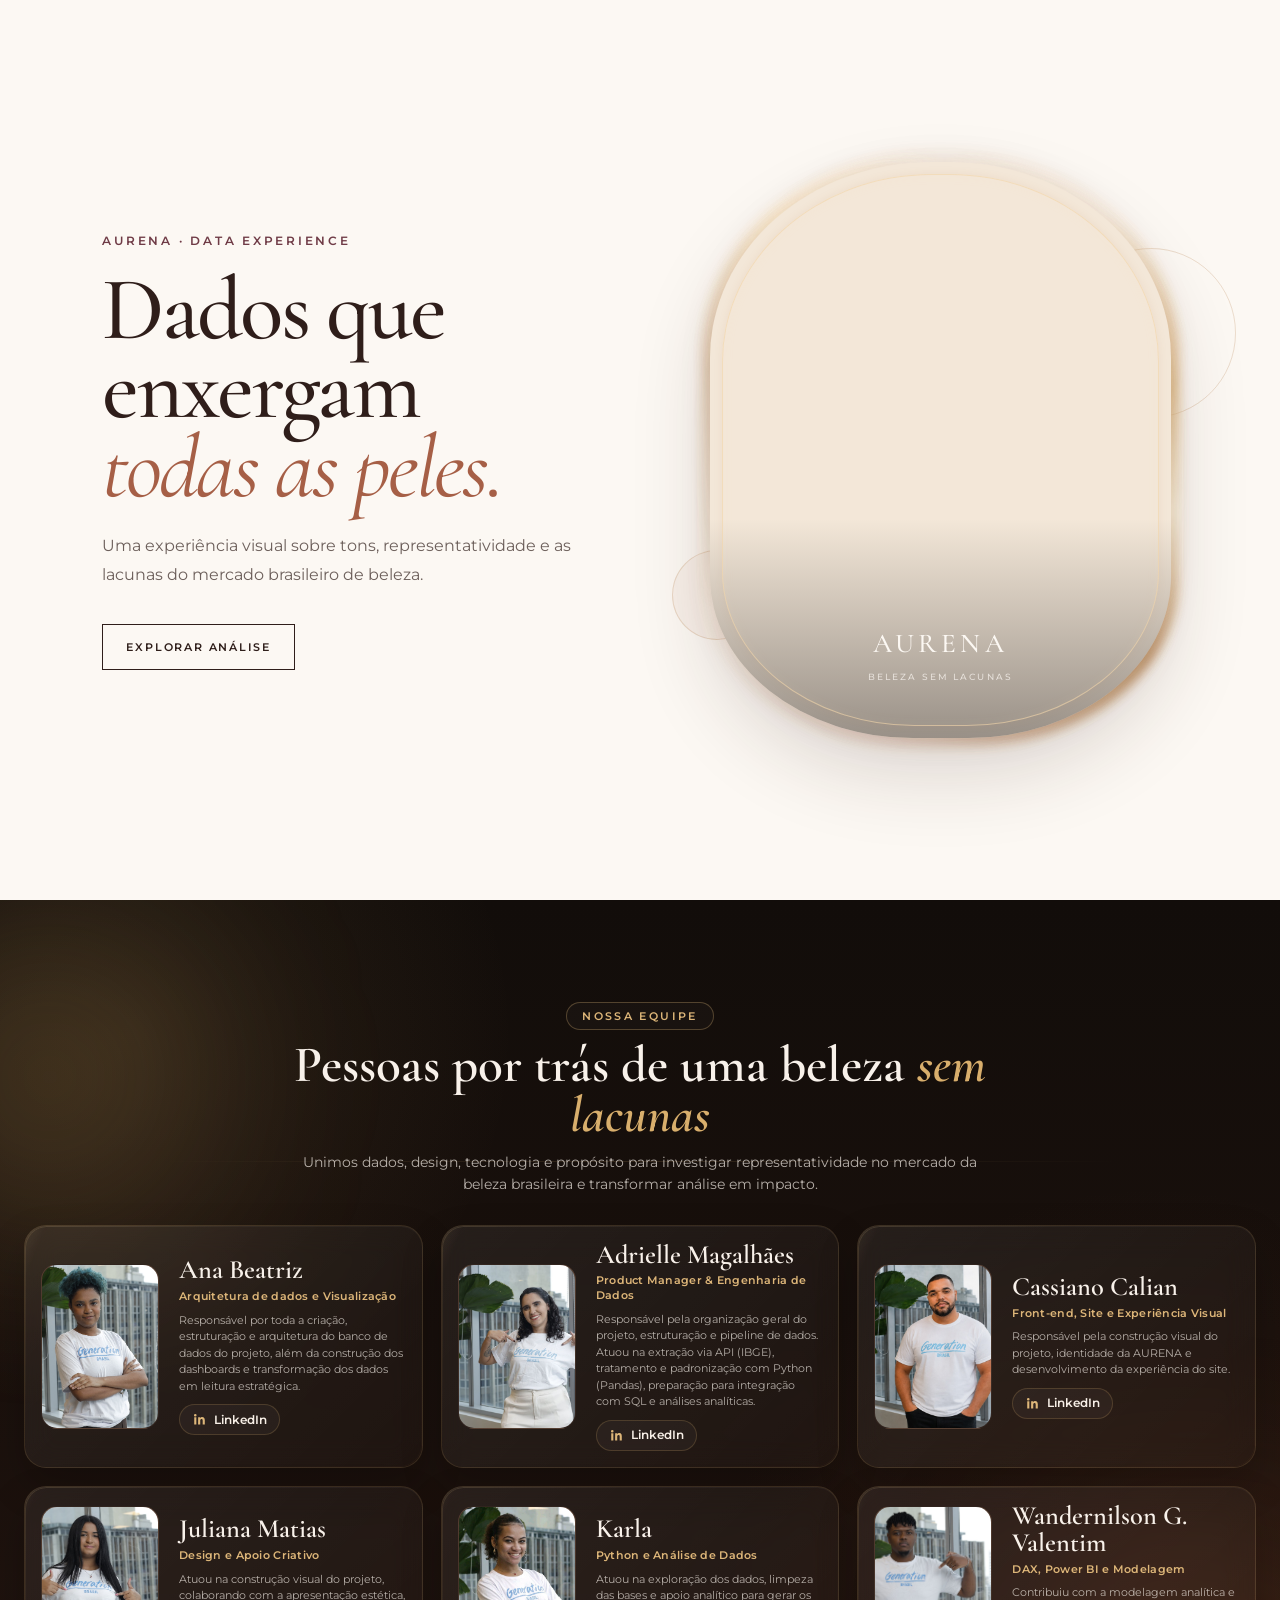
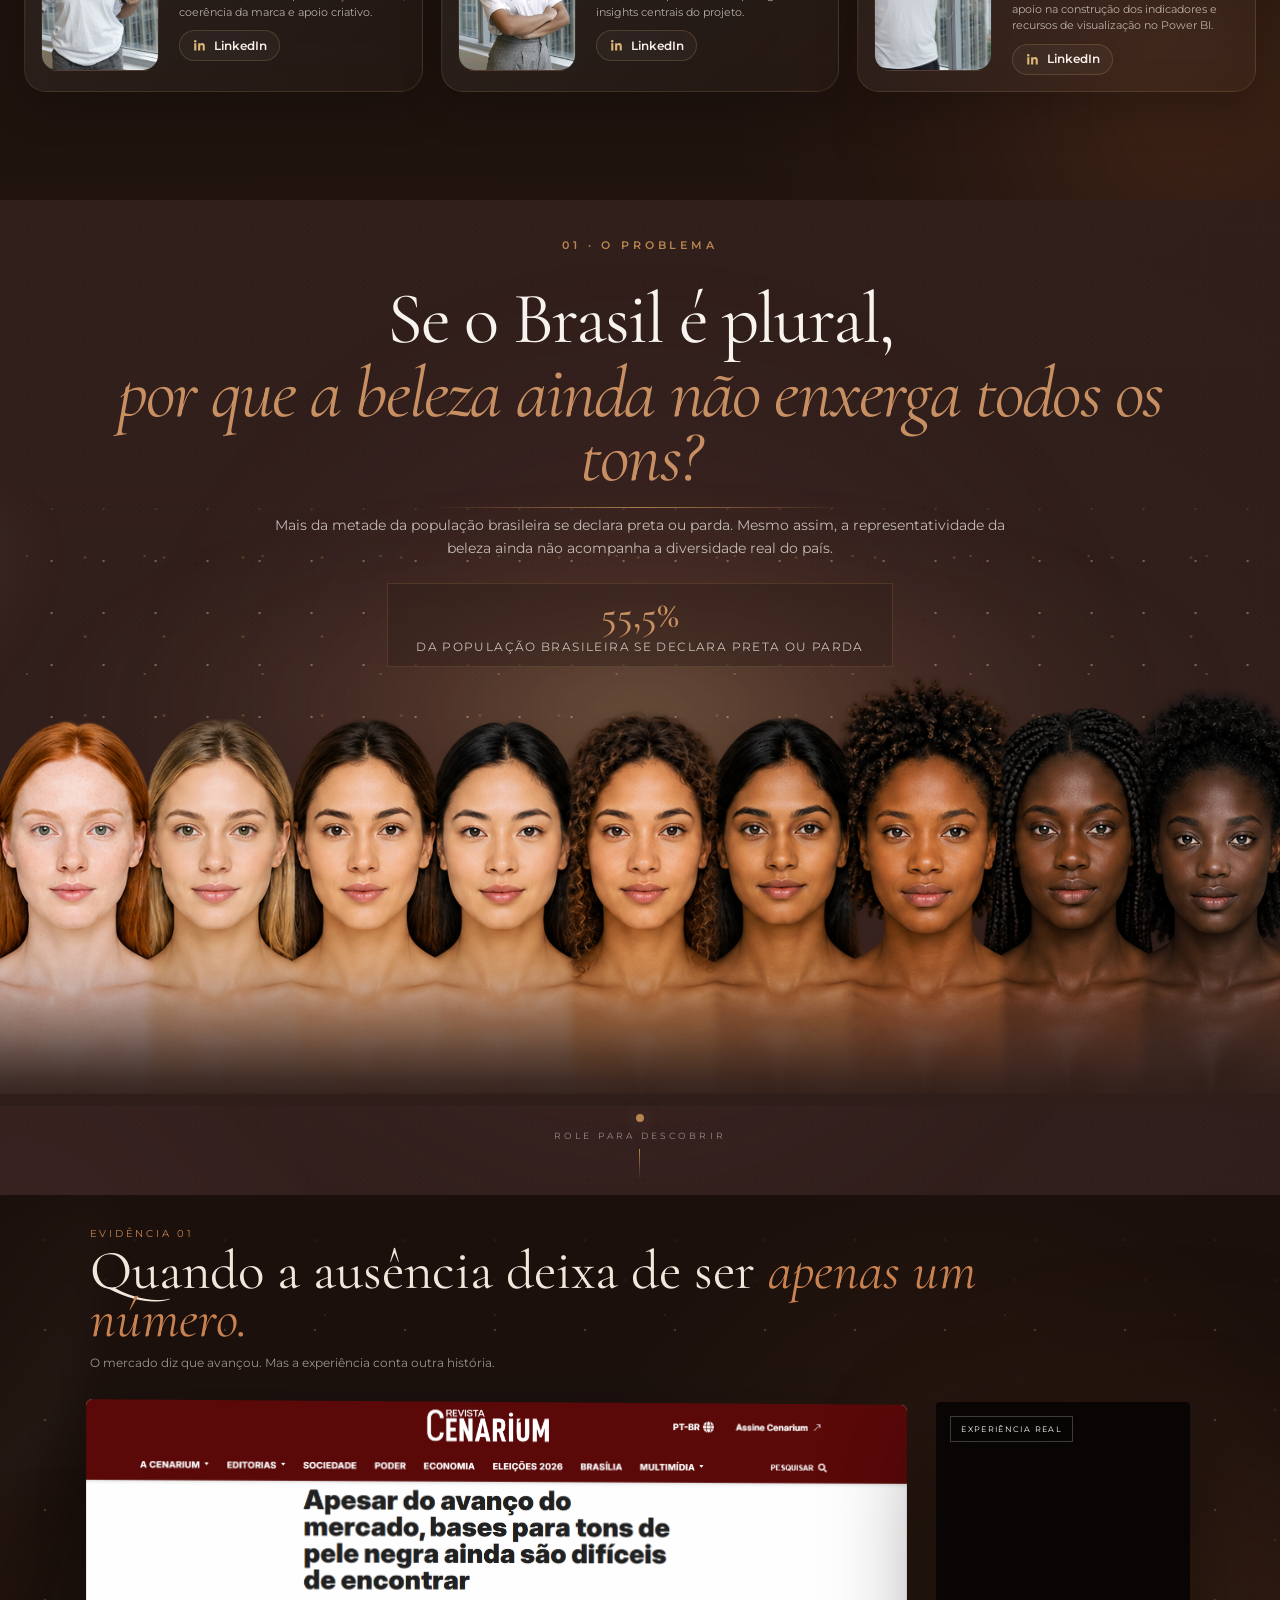
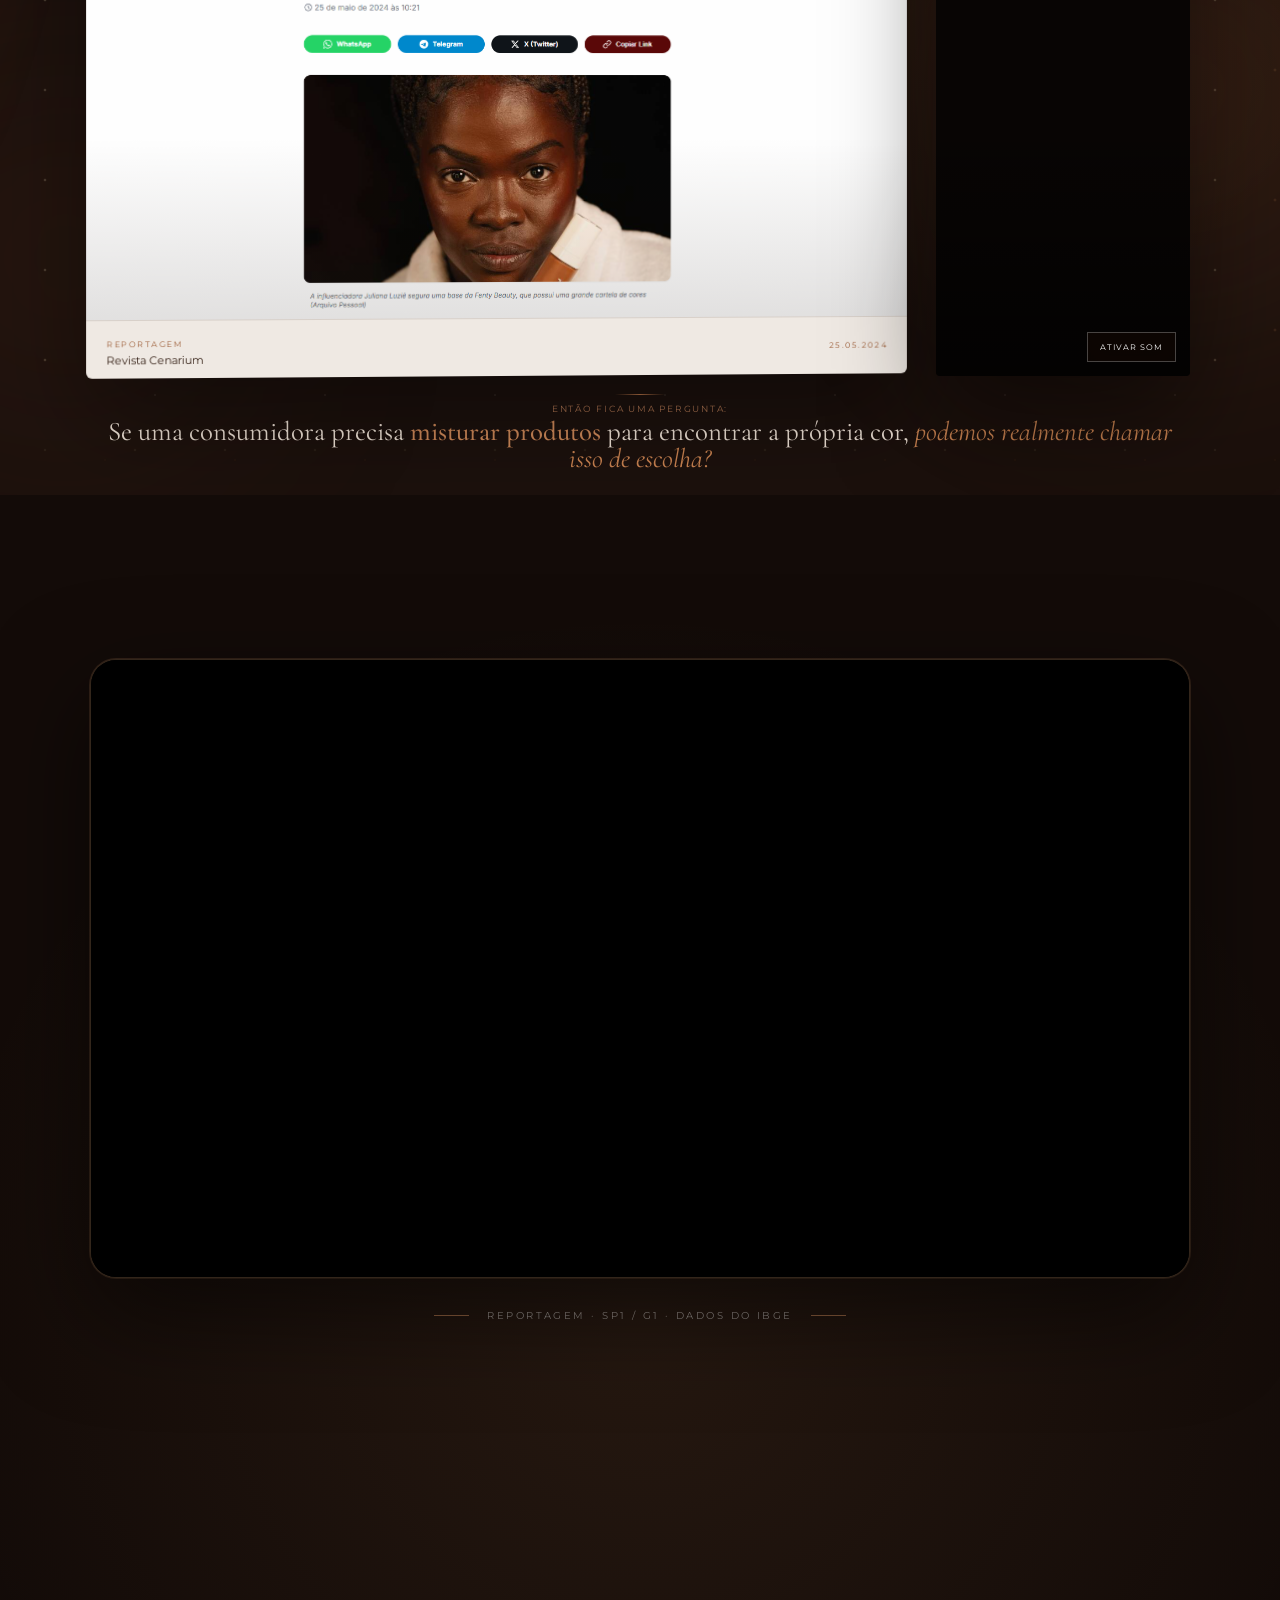
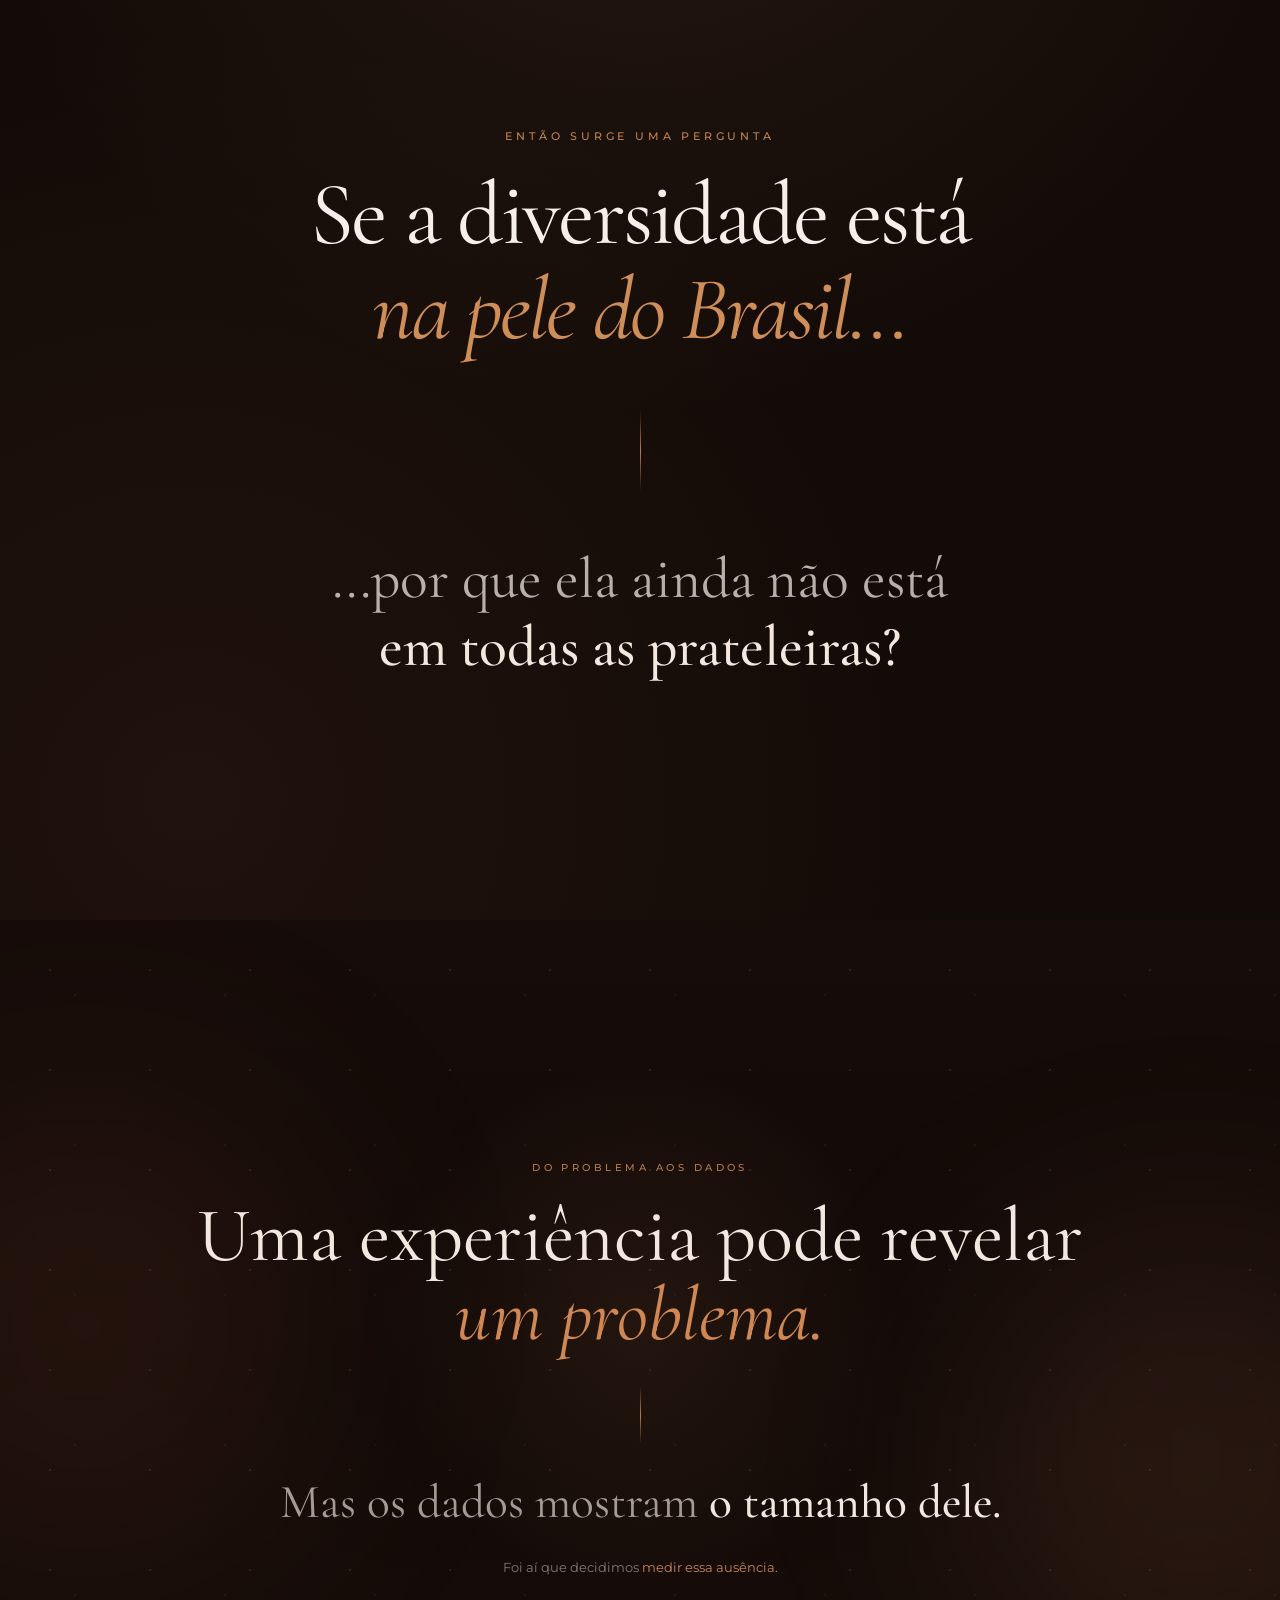
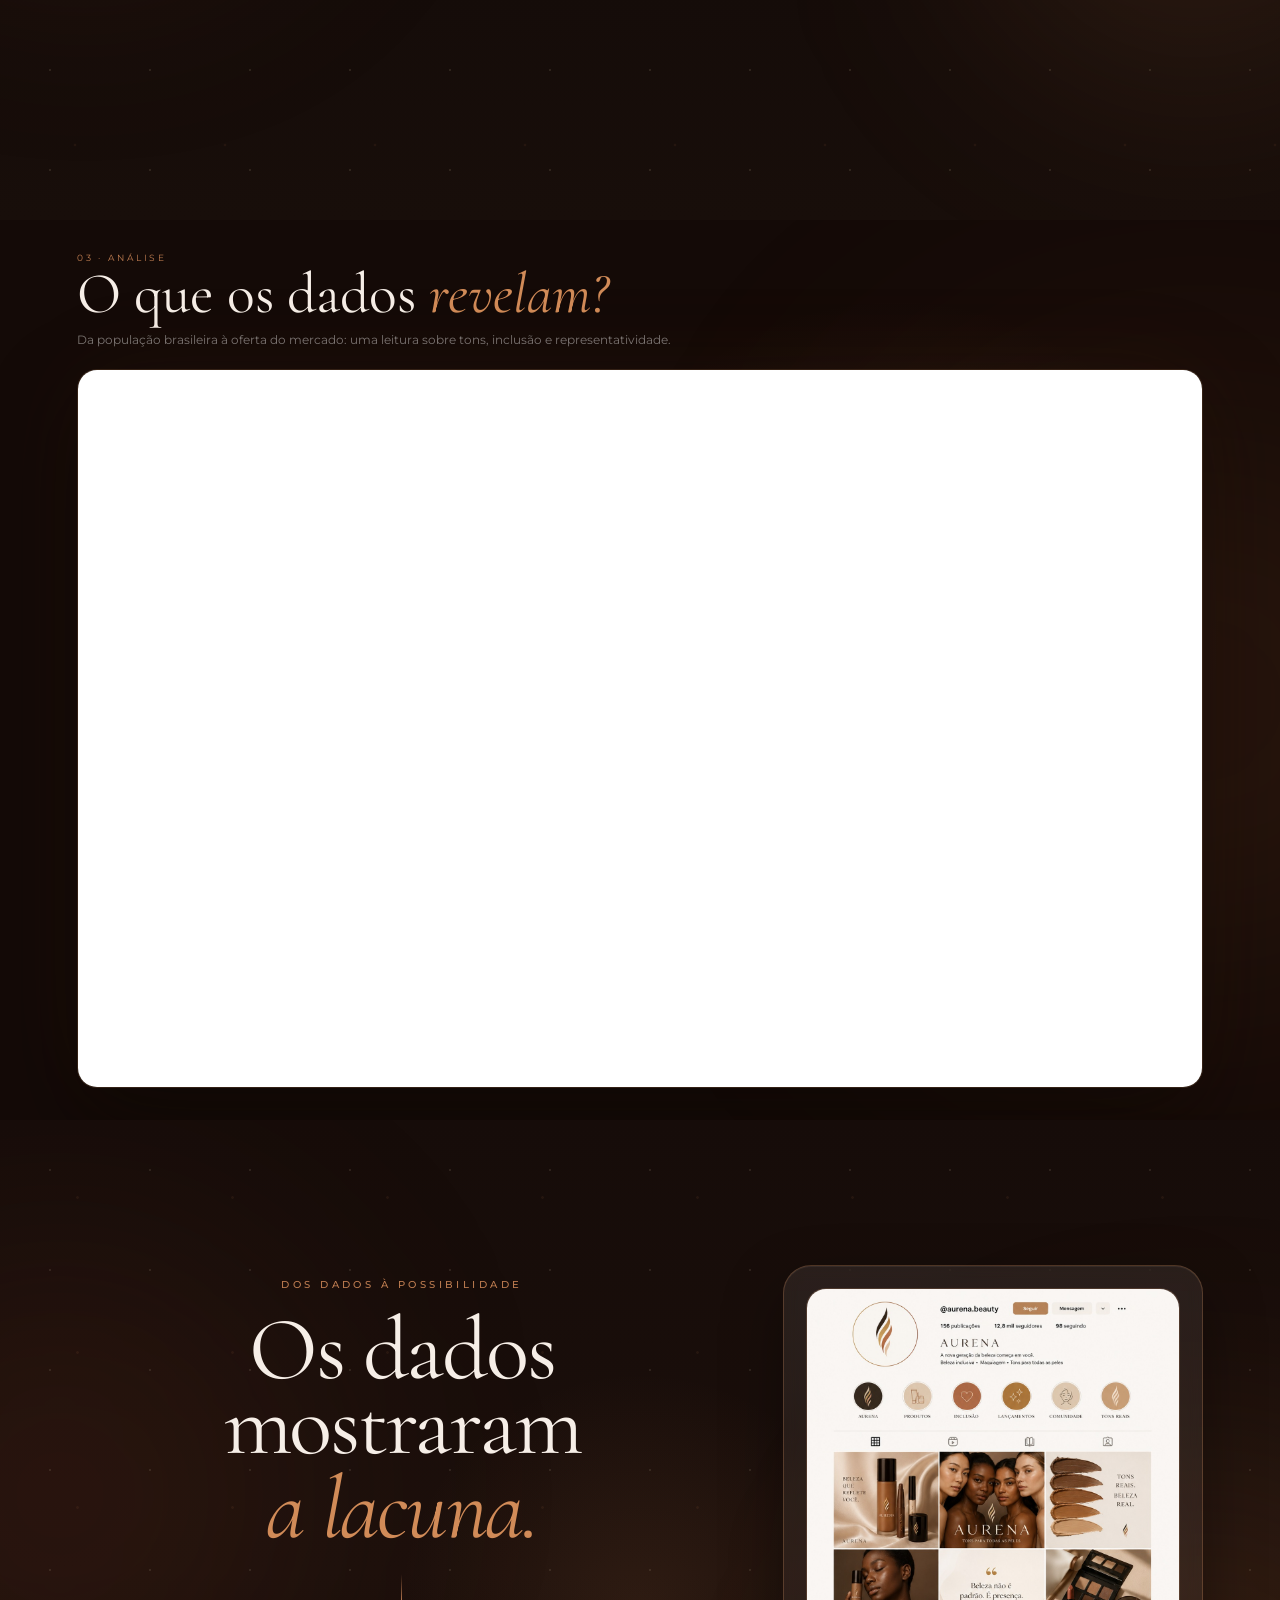
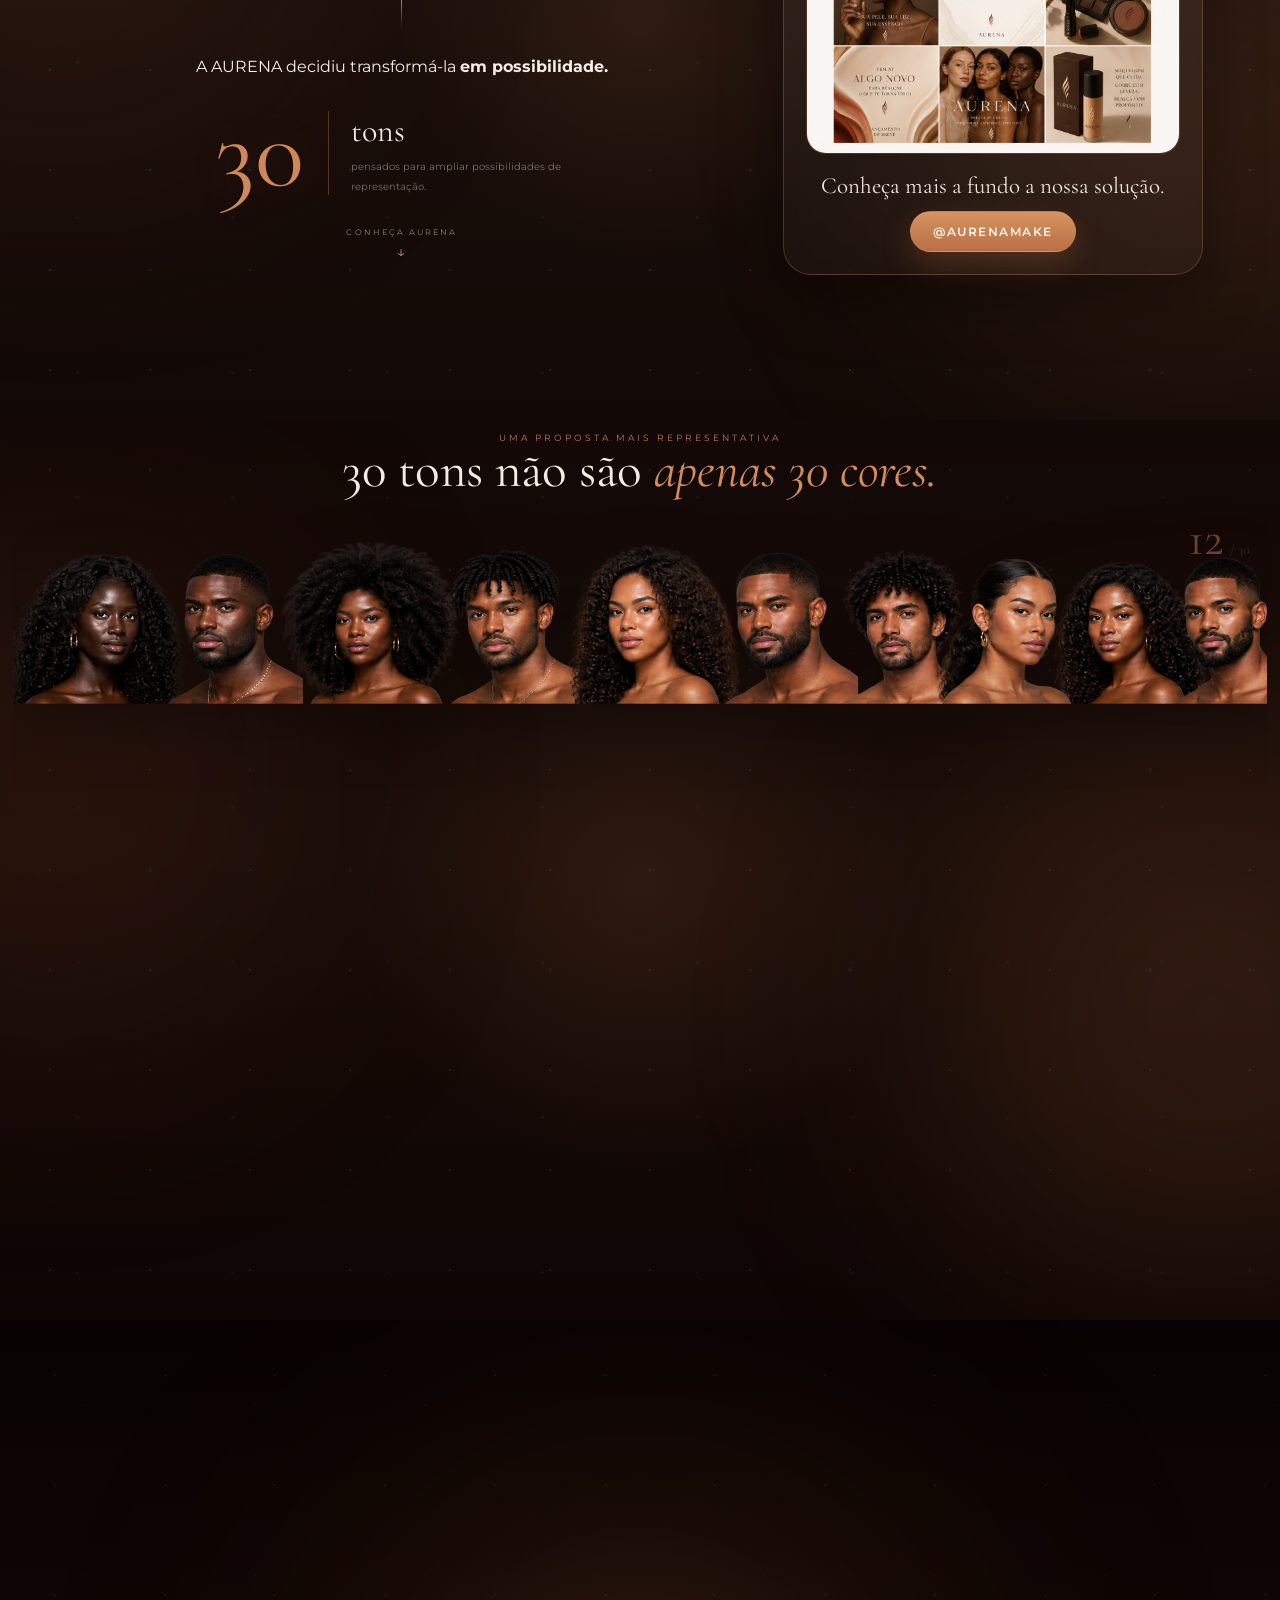
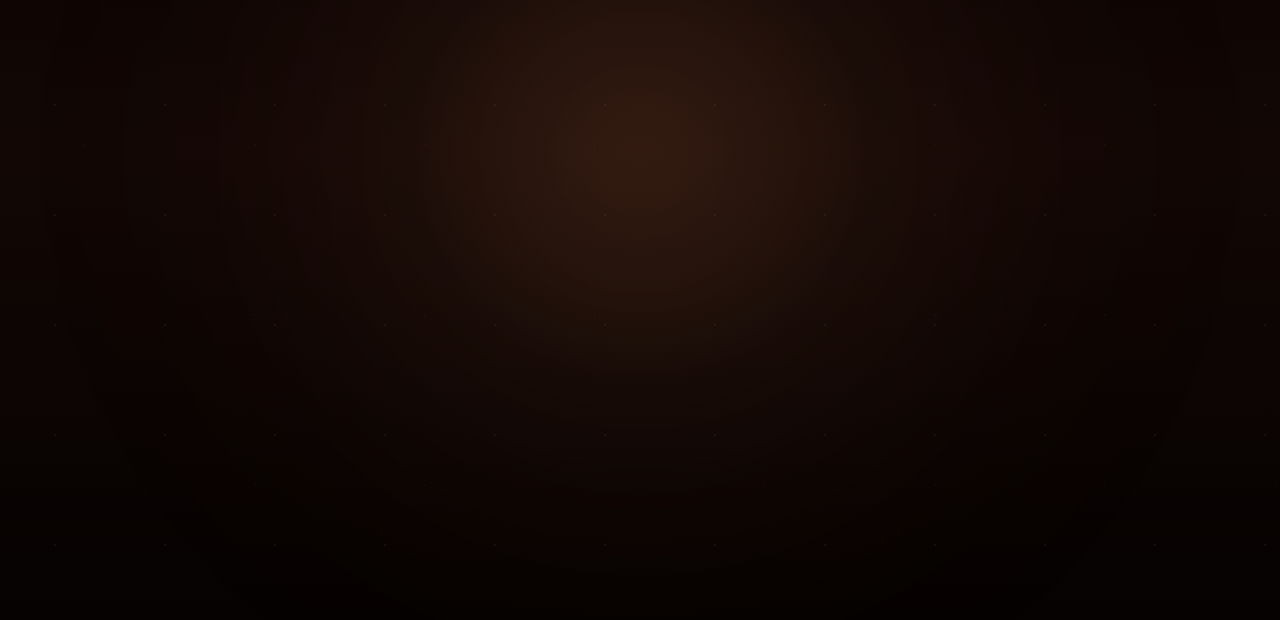
<file: app/index.html>
<!doctype html>
<html lang="pt-BR">
  <head>
    <meta charset="UTF-8" />
    <meta name="viewport" content="width=device-width, initial-scale=1.0" />

    <title>AURENA — Beleza sem Lacunas</title>

    <!-- FONTES -->
    <link rel="preconnect" href="https://fonts.googleapis.com" />
    <link rel="preconnect" href="https://fonts.gstatic.com" crossorigin />

    <link
      href="https://fonts.googleapis.com/css2?family=Cormorant+Garamond:wght@400;500;600;700&family=Montserrat:wght@300;400;500;600&display=swap"
      rel="stylesheet"
    />

    <!-- CSS -->
    <link rel="stylesheet" href="style.css" />
  </head>

  <body class="intro-lock">
    <!-- =========================================
       INTRODUÇÃO AURENA
       ========================================= -->

    <section class="intro" id="intro">
      <!-- Canvas responsável pelas partículas -->
      <canvas id="powderCanvas"></canvas>

      <!-- Luzes de fundo -->
      <div class="ambient ambient-one"></div>
      <div class="ambient ambient-two"></div>

      <!-- Pó compacto -->
      <div class="compact" id="compact">
        <div class="compact-ring"></div>

        <div class="powder-surface">
          <!-- Rachaduras -->
          <span class="crack crack-1"></span>
          <span class="crack crack-2"></span>
          <span class="crack crack-3"></span>
          <span class="crack crack-4"></span>
          <span class="crack crack-5"></span>
          <span class="crack crack-6"></span>
          <span class="crack crack-7"></span>
          <span class="crack crack-8"></span>
        </div>
      </div>

      <!-- Marca -->
      <div class="brand-reveal" id="brandReveal">
        <span class="brand-kicker"> BELEZA SEM LACUNAS </span>

        <h1 class="brand-name">AURENA</h1>

        <div class="brand-line"></div>

        <p class="brand-slogan">
          A nova geração da beleza começa em
          <strong>você.</strong>
        </p>
      </div>

      <!-- Texto inferior -->
      <p class="intro-hint" id="introHint">clique ou toque para revelar</p>

      <!-- Botão -->
      <button class="skip-intro" id="skipIntro" type="button">
        pular introdução
      </button>
    </section>

    <!-- =========================================
       PRÉVIA DA HOME
       ========================================= -->

    <main class="site-content">
      <section class="preview-hero">
        <!-- Texto -->
        <div class="preview-copy">
          <span class="preview-eyebrow"> AURENA · DATA EXPERIENCE </span>

          <h2>
            Dados que enxergam
            <em>todas as peles.</em>
          </h2>

          <p>
            Uma experiência visual sobre tons, representatividade e as lacunas
            do mercado brasileiro de beleza.
          </p>

          <a href="#projeto" class="preview-button"> explorar análise </a>
        </div>

        <!-- Elemento visual -->
        <!-- =========================================
     VÍDEO AURENA
========================================= -->

        <div class="aurena-video-container">
          <div class="aurena-video-frame">
            <video
              id="aurenaVideo"
              class="aurena-video"
              muted
              playsinline
              autoplay
              loop
              preload="metadata"
            >
              <source src="../assets/aurena-beauty.mp4" type="video/mp4" />
            </video>

            <!-- detalhe editorial -->

            <div class="video-gradient"></div>

            <!-- identificação discreta -->

            <div class="video-label">
              <span> AURENA </span>

              <small> BELEZA SEM LACUNAS </small>
            </div>
          </div>

          <!-- elemento decorativo -->

          <div class="video-circle video-circle-one"></div>

          <div class="video-circle video-circle-two"></div>
        </div>
      </section>

      <!-- =========================================
   EQUIPE AURENA
   ========================================= -->
      <section class="team-section" id="equipe">
        <div class="team-bg-glow team-bg-glow-1"></div>
        <div class="team-bg-glow team-bg-glow-2"></div>

        <div class="team-container">
          <div class="team-header">
            <span class="team-tag">NOSSA EQUIPE</span>
            <h2>
              Pessoas por trás de uma beleza
              <span>sem lacunas</span>
            </h2>
            <p>
              Unimos dados, design, tecnologia e propósito para investigar
              representatividade no mercado da beleza brasileira e transformar
              análise em impacto.
            </p>
          </div>

          <div class="team-grid">
            <!-- 1 -->
            <article class="team-card">
              <div class="team-photo-wrapper">
                <img
                  src="../assets/team/ana.jpg"
                  alt="Foto de Ana Beatriz"
                  class="team-photo"
                />
              </div>

              <div class="team-info">
                <h3>Ana Beatriz</h3>
                <span class="team-role"
                  >Arquitetura de dados e Visualização</span
                >
                <p>
                  Responsável por toda a criação, estruturação e arquitetura do
                  banco de dados do projeto, além da construção dos dashboards e
                  transformação dos dados em leitura estratégica.
                </p>

                <a
                  href="https://www.linkedin.com/in/anbez/"
                  target="_blank"
                  class="team-linkedin"
                >
                  <svg viewBox="0 0 24 24" aria-hidden="true">
                    <path
                      d="M6.94 8.5H3.56V20h3.38V8.5ZM5.25 3A2.06 2.06 0 0 0 3.19 5.06c0 1.13.92 2.06 2.06 2.06a2.06 2.06 0 1 0 0-4.12ZM20.44 12.74c0-3.27-1.74-4.79-4.06-4.79-1.87 0-2.71 1.03-3.18 1.75V8.5H9.81c.04.8 0 11.5 0 11.5h3.38v-6.42c0-.34.02-.68.13-.92.27-.68.88-1.38 1.9-1.38 1.34 0 1.88 1.02 1.88 2.52V20h3.38v-7.26Z"
                    />
                  </svg>
                  <span>LinkedIn</span>
                </a>
              </div>
            </article>

            <article class="team-card">
              <div class="team-photo-wrapper">
                <img
                  src="../assets/team/marcia.jpg"
                  alt="Foto de Adrielle"
                  class="team-photo"
                />
              </div>

              <div class="team-info">
                <h3>Adrielle Magalhães</h3>
                <span class="team-role"
                  >Product Manager & Engenharia de Dados</span
                >
                <p>
                  Responsável pela organização geral do projeto, estruturação e
                  pipeline de dados. Atuou na extração via API (IBGE),
                  tratamento e padronização com Python (Pandas), preparação para
                  integração com SQL e análises analíticas.
                </p>

                <a
                  href="https://www.linkedin.com/in/adriellermagalhaes/"
                  target="_blank"
                  class="team-linkedin"
                >
                  <svg viewBox="0 0 24 24" aria-hidden="true">
                    <path
                      d="M6.94 8.5H3.56V20h3.38V8.5ZM5.25 3A2.06 2.06 0 0 0 3.19 5.06c0 1.13.92 2.06 2.06 2.06a2.06 2.06 0 1 0 0-4.12ZM20.44 12.74c0-3.27-1.74-4.79-4.06-4.79-1.87 0-2.71 1.03-3.18 1.75V8.5H9.81c.04.8 0 11.5 0 11.5h3.38v-6.42c0-.34.02-.68.13-.92.27-.68.88-1.38 1.9-1.38 1.34 0 1.88 1.02 1.88 2.52V20h3.38v-7.26Z"
                    />
                  </svg>
                  <span>LinkedIn</span>
                </a>
              </div>
            </article>

            <!-- 2 -->
            <article class="team-card">
              <div class="team-photo-wrapper">
                <img
                  src="../assets/team/cassiano.jpg"
                  alt="Foto de Cassiano "
                  class="team-photo"
                />
              </div>

              <div class="team-info">
                <h3>Cassiano Calian</h3>
                <span class="team-role"
                  >Front-end, Site e Experiência Visual</span
                >
                <p>
                  Responsável pela construção visual do projeto, identidade da
                  AURENA e desenvolvimento da experiência do site.
                </p>

                <a
                  href="https://www.linkedin.com/in/cassianocalian/"
                  target="_blank"
                  class="team-linkedin"
                >
                  <svg viewBox="0 0 24 24" aria-hidden="true">
                    <path
                      d="M6.94 8.5H3.56V20h3.38V8.5ZM5.25 3A2.06 2.06 0 0 0 3.19 5.06c0 1.13.92 2.06 2.06 2.06a2.06 2.06 0 1 0 0-4.12ZM20.44 12.74c0-3.27-1.74-4.79-4.06-4.79-1.87 0-2.71 1.03-3.18 1.75V8.5H9.81c.04.8 0 11.5 0 11.5h3.38v-6.42c0-.34.02-.68.13-.92.27-.68.88-1.38 1.9-1.38 1.34 0 1.88 1.02 1.88 2.52V20h3.38v-7.26Z"
                    />
                  </svg>
                  <span>LinkedIn</span>
                </a>
              </div>
            </article>

            <!-- 4 -->
            <article class="team-card">
              <div class="team-photo-wrapper">
                <img
                  src="../assets/team/juliana.jpg"
                  alt="Foto de Juliana"
                  class="team-photo"
                />
              </div>

              <div class="team-info">
                <h3>Juliana Matias</h3>
                <span class="team-role">Design e Apoio Criativo</span>
                <p>
                  Atuou na construção visual do projeto, colaborando com a
                  apresentação estética, coerência da marca e apoio criativo.
                </p>

                <a
                  href="https://www.linkedin.com/in/juliana-matias/"
                  target="_blank"
                  class="team-linkedin"
                >
                  <svg viewBox="0 0 24 24" aria-hidden="true">
                    <path
                      d="M6.94 8.5H3.56V20h3.38V8.5ZM5.25 3A2.06 2.06 0 0 0 3.19 5.06c0 1.13.92 2.06 2.06 2.06a2.06 2.06 0 1 0 0-4.12ZM20.44 12.74c0-3.27-1.74-4.79-4.06-4.79-1.87 0-2.71 1.03-3.18 1.75V8.5H9.81c.04.8 0 11.5 0 11.5h3.38v-6.42c0-.34.02-.68.13-.92.27-.68.88-1.38 1.9-1.38 1.34 0 1.88 1.02 1.88 2.52V20h3.38v-7.26Z"
                    />
                  </svg>
                  <span>LinkedIn</span>
                </a>
              </div>
            </article>

            <!-- 5 -->
            <article class="team-card">
              <div class="team-photo-wrapper">
                <img
                  src="../assets/team/karla.jpg"
                  alt="Foto de Karla"
                  class="team-photo"
                />
              </div>

              <div class="team-info">
                <h3>Karla</h3>
                <span class="team-role">Python e Análise de Dados</span>
                <p>
                  Atuou na exploração dos dados, limpeza das bases e apoio
                  analítico para gerar os insights centrais do projeto.
                </p>

                <a
                  href="https://www.linkedin.com/in/karla-maria-m-b86157215/"
                  target="_blank"
                  class="team-linkedin"
                >
                  <svg viewBox="0 0 24 24" aria-hidden="true">
                    <path
                      d="M6.94 8.5H3.56V20h3.38V8.5ZM5.25 3A2.06 2.06 0 0 0 3.19 5.06c0 1.13.92 2.06 2.06 2.06a2.06 2.06 0 1 0 0-4.12ZM20.44 12.74c0-3.27-1.74-4.79-4.06-4.79-1.87 0-2.71 1.03-3.18 1.75V8.5H9.81c.04.8 0 11.5 0 11.5h3.38v-6.42c0-.34.02-.68.13-.92.27-.68.88-1.38 1.9-1.38 1.34 0 1.88 1.02 1.88 2.52V20h3.38v-7.26Z"
                    />
                  </svg>
                  <span>LinkedIn</span>
                </a>
              </div>
            </article>

            <!-- 6 -->
            <article class="team-card">
              <div class="team-photo-wrapper">
                <img
                  src="../assets/team/wandernilson.jpg"
                  alt="Foto de Wandernilson"
                  class="team-photo"
                />
              </div>

              <div class="team-info">
                <h3>Wandernilson G. Valentim</h3>
                <span class="team-role">DAX, Power BI e Modelagem</span>
                <p>
                  Contribuiu com a modelagem analítica e apoio na construção dos
                  indicadores e recursos de visualização no Power BI.
                </p>

                <a
                  href="https://www.linkedin.com/in/wandernilsongv/"
                  target="_blank"
                  class="team-linkedin"
                >
                  <svg viewBox="0 0 24 24" aria-hidden="true">
                    <path
                      d="M6.94 8.5H3.56V20h3.38V8.5ZM5.25 3A2.06 2.06 0 0 0 3.19 5.06c0 1.13.92 2.06 2.06 2.06a2.06 2.06 0 1 0 0-4.12ZM20.44 12.74c0-3.27-1.74-4.79-4.06-4.79-1.87 0-2.71 1.03-3.18 1.75V8.5H9.81c.04.8 0 11.5 0 11.5h3.38v-6.42c0-.34.02-.68.13-.92.27-.68.88-1.38 1.9-1.38 1.34 0 1.88 1.02 1.88 2.52V20h3.38v-7.26Z"
                    />
                  </svg>
                  <span>LinkedIn</span>
                </a>
              </div>
            </article>
          </div>
        </div>
      </section>

      <!-- =====================================================
     O PROBLEMA
===================================================== -->

      <section class="problem-section" id="projeto">
        <!-- luzes decorativas -->
        <div class="problem-light problem-light-one"></div>
        <div class="problem-light problem-light-two"></div>

        <!-- primeira tela -->
        <div class="problem-intro reveal-problem">
          <span class="problem-eyebrow"> 01 · O PROBLEMA </span>

          <h2 class="problem-question">
            Se o Brasil é plural,
            <em>por que a beleza ainda não enxerga todos os tons?</em>
          </h2>

          <p class="problem-description">
            Mais da metade da população brasileira se declara preta ou parda.
            Mesmo assim, a representatividade da beleza ainda não acompanha a
            diversidade real do país.
          </p>

          <div class="problem-mini-stat hero-55-card">
            <strong>55,5%</strong>
            <span>da população brasileira se declara preta ou parda</span>
          </div>
          <div class="problem-people">
            <!-- AURA DOURADA ATRÁS DAS MODELOS -->
            <div class="people-luxury-aura" aria-hidden="true"></div>

            <!-- PARTÍCULAS DE PÓ DE MAQUIAGEM -->
            <div class="people-makeup-dust" aria-hidden="true"></div>

            <img
              src="../assets/diversidade-mulheres.png"
              alt="Diversidade de tons de pele"
            />

            <div class="problem-people-fade" aria-hidden="true"></div>
          </div>

          <div class="scroll-indicator">
            <span>ROLE PARA DESCOBRIR</span>

            <div class="scroll-line"></div>
          </div>
        </div>

        <!-- =====================================================
     EVIDÊNCIA - REPORTAGEM + VÍDEO
====================================================== -->

        <section class="evidencia" id="evidencia">
          <div class="evidencia-luz evidencia-luz-1"></div>
          <div class="evidencia-luz evidencia-luz-2"></div>
          <div class="evidencia-powder" aria-hidden="true"></div>
          <div class="evidencia-shimmer" aria-hidden="true"></div>

          <div class="evidencia-container">
            <!-- CABEÇALHO -->
            <header class="evidencia-header evidencia-reveal">
              <span class="evidencia-numero"> EVIDÊNCIA 01 </span>

              <h2>
                Quando a ausência deixa de ser
                <span>apenas um número.</span>
              </h2>

              <p>
                O mercado diz que avançou. Mas a experiência conta outra
                história.
              </p>
            </header>

            <!-- CONTEÚDO PRINCIPAL -->
            <div class="evidencia-grid evidencia-reveal">
              <!-- REPORTAGEM -->
              <a
                class="reportagem-card"
                href="https://revistacenarium.com.br/apesar-do-avanco-do-mercado-bases-para-tons-de-pele-negra-ainda-sao-dificeis-de-encontrar/"
                target="_blank"
                rel="noopener noreferrer"
              >
                <div class="reportagem-imagem">
                  <img
                    src="../assets/reportagem-cenarium.webp"
                    alt="Reportagem sobre dificuldade em encontrar bases para tons de pele negra"
                  />

                  <div class="reportagem-overlay"></div>
                </div>

                <div class="reportagem-info">
                  <div>
                    <span>REPORTAGEM</span>

                    <p>Revista Cenarium</p>
                  </div>

                  <span class="reportagem-data"> 25.05.2024 </span>
                </div>
              </a>

              <!-- VÍDEO -->
              <div class="video-evidencia-card">
                <video
                  id="videoEvidencia"
                  muted
                  playsinline
                  loop
                  preload="metadata"
                >
                  <source
                    src="../assets/reel-youthforia.mp4"
                    type="video/mp4"
                  />
                </video>

                <div class="video-etiqueta">EXPERIÊNCIA REAL</div>

                <button class="video-som" id="videoSom" type="button">
                  ATIVAR SOM
                </button>
              </div>
            </div>

            <!-- FRASE IMPACTO -->
            <div class="evidencia-impacto evidencia-reveal">
              <div class="linha-impacto"></div>

              <p class="impacto-pequeno">Então fica uma pergunta:</p>

              <blockquote>
                Se uma consumidora precisa
                <strong>misturar produtos</strong>
                para encontrar a própria cor,

                <span> podemos realmente chamar isso de escolha? </span>
              </blockquote>
            </div>
          </div>
        </section>

        <!-- ==================================================
     AURENA — DO CENSO AO MERCADO
================================================== -->

        <section class="aurena-story" id="aurenaStory">
          <!-- ==========================================
         01 — PERGUNTA ANTES DO VÍDEO
    =========================================== -->
          <!--

          *<div class="aurena-story__intro">
            <span class="aurena-story__eyebrow">
              DADOS QUE CONTAM UMA HISTÓRIA
            </span>

            <h2>
              Mas o que esses
              <strong>55,5%</strong>
              realmente representam?
            </h2>

            <p>
              Antes de olhar para o mercado, precisamos olhar para o Brasil.
            </p>
          </div>

          <!-- ==========================================
         02 — VÍDEO OFICIAL IBGE
         COMEÇA: 0:23
         TERMINA: 0:44
    =========================================== -->

          <div class="aurena-story__video-area">
            <div class="aurena-story__video-glow"></div>

            <div class="aurena-story__video">
              <video
                id="videoIbge"
                class="video-ibge"
                muted
                playsinline
                preload="auto"
                loop
              >
                <source
                  src="../assets/ibge-136-cores-trecho.mp4"
                  type="video/mp4"
                />

                Seu navegador não suporta reprodução de vídeo.
              </video>
            </div>

            <div class="aurena-story__source">
              <span></span>

              REPORTAGEM · SP1 / G1 · DADOS DO IBGE

              <span></span>
            </div>
          </div>

          <!-- ==========================================
         03 — PERGUNTA DE IMPACTO
    =========================================== -->

          <div class="aurena-story__impact">
            <span class="aurena-story__eyebrow">
              ENTÃO SURGE UMA PERGUNTA
            </span>

            <h2>
              Se a diversidade está
              <em>na pele do Brasil...</em>
            </h2>

            <div class="aurena-story__line"></div>

            <h3>
              ...por que ela ainda não está
              <strong>em todas as prateleiras?</strong>
            </h3>
          </div>

          <!-- =====================================================
     AURENA — TRANSIÇÃO PARA OS DADOS
===================================================== -->

          <section class="data-transition" id="dataTransition">
            <div class="data-transition-glow data-transition-glow-1"></div>
            <div class="data-transition-glow data-transition-glow-2"></div>

            <div class="data-transition-powder"></div>

            <div class="data-transition-content">
              <span class="data-transition-eyebrow">
                DO PROBLEMA AOS DADOS
              </span>

              <h2>
                Uma experiência pode revelar
                <em>um problema.</em>
              </h2>

              <div class="data-transition-line"></div>

              <h3>
                Mas os dados mostram
                <strong>o tamanho dele.</strong>
              </h3>

              <p>
                Foi aí que decidimos
                <span>medir essa ausência.</span>
              </p>
            </div>
          </section>
        </section>

        <!-- =====================================================
             AURENA — POWER BI
        ===================================================== -->

        <section class="powerbi-section" id="powerbi">
          <div class="powerbi-glow"></div>

          <div class="powerbi-container">
            <header class="powerbi-header">
              <span> 03 · ANÁLISE </span>

              <h2>
                O que os dados
                <em>revelam?</em>
              </h2>

              <p>
                Da população brasileira à oferta do mercado: uma leitura sobre
                tons, inclusão e representatividade.
              </p>
            </header>

            <div class="powerbi-frame">
              <iframe
                class="powerbi-iframe"
                title="AURENA — Dashboard Interativo"
                src="https://app.powerbi.com/view?r=eyJrIjoiNDg3NWFkZDEtMTcyMS00ZDdkLWEwNDUtY2I1MTg0NTg1MWFkIiwidCI6Ijk1YjQ3NzJiLWViYjYtNGQ4Ni1hNDE2LTEzYTIwMWVhMGM1ZCJ9&pageName=2a7285688c053e726405"
                frameborder="0"
                allowfullscreen="true"
                loading="lazy"
              >
              </iframe>
            </div>
          </div>
        </section>

        <!-- =====================================================
     AURENA — DOS DADOS À POSSIBILIDADE
===================================================== -->

        <section class="aurena-solution-final" id="solucaoFinal">
          <div class="solution-final-glow solution-final-glow-left"></div>
          <div class="solution-final-glow solution-final-glow-right"></div>

          <div class="solution-final-powder" aria-hidden="true"></div>

          <div class="solution-final-content final-reveal">
            <div class="solution-final-layout">
              <!-- TEXTO PRINCIPAL -->
              <div class="solution-final-main">
                <span class="solution-final-eyebrow">
                  DOS DADOS À POSSIBILIDADE
                </span>

                <h2>
                  Os dados mostraram
                  <em>a lacuna.</em>
                </h2>

                <div class="solution-final-line"></div>

                <p>
                  A AURENA decidiu transformá-la
                  <strong>em possibilidade.</strong>
                </p>

                <div class="solution-number">
                  <span class="solution-number-value">30</span>

                  <div class="solution-number-copy">
                    <strong>tons</strong>
                    <span>
                      pensados para ampliar possibilidades de representação.
                    </span>
                  </div>
                </div>

                <a
                  href="https://www.instagram.com/aurenamake/"
                  target="_blank"
                  rel="noopener noreferrer"
                  class="solution-scroll"
                >
                  <span>CONHEÇA AURENA</span>
                  <div>↓</div>
                </a>
              </div>

              <!-- CARD DO INSTAGRAM -->
              <aside class="solution-instagram-card">
                <div class="solution-instagram-image">
                  <img
                    src="../assets/instagram.png"
                    alt="Instagram da AURENA"
                  />
                </div>

                <p class="solution-instagram-text">
                  Conheça mais a fundo a nossa solução.
                </p>

                <a
                  href="https://www.instagram.com/aurenamake/"
                  target="_blank"
                  rel="noopener noreferrer"
                  class="solution-instagram-handle"
                >
                  @aurenamake
                </a>
              </aside>
            </div>
          </div>
        </section>

        <!-- =====================================================
     AURENA — 30 TONS · REVELAÇÃO EM 3 ATOS
===================================================== -->

        <section class="representation-epic" id="representationEpic">
          <!-- FUNDO -->
          <div class="representation-epic-glow epic-glow-left"></div>
          <div class="representation-epic-glow epic-glow-right"></div>

          <div class="representation-epic-powder" aria-hidden="true"></div>

          <div class="representation-epic-content">
            <!-- TÍTULO -->

            <header class="representation-epic-header">
              <span> UMA PROPOSTA MAIS REPRESENTATIVA </span>

              <h2>
                30 tons não são
                <em>apenas 30 cores.</em>
              </h2>
            </header>

            <!-- PALCO -->

            <div class="representation-stage">
              <div class="representation-stage-glow" aria-hidden="true"></div>

              <div class="representation-sweep" aria-hidden="true"></div>

              <!-- CONTADOR -->

              <div class="representation-counter">
                <strong id="representationCounter"> 0 </strong>

                <span>/ 30</span>
              </div>

              <!-- GRUPO 01 -->

              <div class="representation-row row-01">
                <img
                  src="../assets/aurena-grupo-01.png"
                  alt="Primeiro grupo de tons AURENA"
                  class="representation-group representation-group-01"
                />
              </div>

              <!-- GRUPO 02 -->

              <div class="representation-row row-02">
                <img
                  src="../assets/aurena-grupo-02.png"
                  alt="Segundo grupo de tons AURENA"
                  class="representation-group representation-group-02"
                />
              </div>

              <!-- GRUPO 03 -->

              <div class="representation-row row-03">
                <img
                  src="../assets/aurena-grupo-03.png"
                  alt="Terceiro grupo de tons AURENA"
                  class="representation-group representation-group-03"
                />
              </div>
            </div>

            <!-- FRASE FINAL -->

            <div class="representation-impact">
              <span></span>

              <p>
                São 30 possibilidades
                <strong> de alguém se reconhecer. </strong>
              </p>

              <span></span>
            </div>
          </div>
        </section>

        <!-- =====================================================
     AURENA — MANIFESTO FINAL CINEMATOGRÁFICO
===================================================== -->

        <section class="aurena-manifesto-final" id="manifestoFinal">
          <!-- CORTINAS DE ABERTURA -->
          <div class="manifesto-curtain manifesto-curtain-left"></div>
          <div class="manifesto-curtain manifesto-curtain-right"></div>

          <!-- GRANDE NÚMERO AO FUNDO -->
          <div class="manifesto-ghost-number" aria-hidden="true">30</div>

          <!-- HALO CENTRAL -->
          <div class="manifesto-cinematic-halo" aria-hidden="true"></div>

          <!-- PÓ / TEXTURA -->
          <div class="manifesto-final-powder" aria-hidden="true"></div>

          <!-- FLASH DE LUZ FINAL -->
          <div class="manifesto-final-flash" aria-hidden="true"></div>

          <!-- CONTEÚDO -->
          <div class="manifesto-final-content">
            <!-- ATO 1 -->
            <div class="manifesto-act manifesto-act-01">
              <span class="manifesto-final-eyebrow"> UMA ÚLTIMA PERGUNTA </span>

              <h2 class="manifesto-question">
                <span>Quantos tons são suficientes</span>
                <em>para representar o Brasil?</em>
              </h2>
            </div>

            <!-- ATO 2 -->
            <div class="manifesto-act manifesto-act-02">
              <div class="manifesto-thin-line"></div>

              <p>
                Talvez a resposta
                <span>não esteja em um número.</span>
              </p>
            </div>

            <!-- ATO 3 -->
            <div class="manifesto-act manifesto-act-03">
              <span class="manifesto-small-word"> TALVEZ ESTEJA EM </span>

              <h3>
                não deixar
                <strong>ninguém de fora.</strong>
              </h3>

              <div class="manifesto-answer-line"></div>
            </div>

            <!-- ATO 4 — MARCA -->
            <div class="manifesto-brand-final manifesto-act manifesto-act-04">
              <div class="manifesto-brand-symbol">
                <span></span>
              </div>

              <h4 aria-label="AURENA">
                <span>A</span>
                <span>U</span>
                <span>R</span>
                <span>E</span>
                <span>N</span>
                <span>A</span>
              </h4>

              <p>BELEZA SEM LACUNAS</p>
            </div>

            <!-- FECHA manifesto-final-content -->
          </div>
        </section>
      </section>
    </main>
    <script src="script.js"></script>
  </body>
</html>
</file>
<file: app/style.css>
/* =========================================
   AURENA — STYLE.CSS LIMPO
   Versão revisada sem CSS obsoleto/redundante
   Mantém o comportamento visual atual
========================================= */

:root {
  --espresso: #2f1e1a;
  --bronze: #b8844f;
  --terracotta: #a65f46;
  --caramel: #c78f62;
  --cream: #f3e7d8;
  --off-white: #fcf8f3;
  --wine: #6f3b46;
  --soft-black: #1c1817;
  --serif: "Cormorant Garamond", Georgia, serif;
  --sans: "Montserrat", Arial, sans-serif;
}

* {
  box-sizing: border-box;
}

html {
  scroll-behavior: smooth;
}

body {
  margin: 0;
  background: var(--off-white);
  color: var(--espresso);
  font-family: var(--sans);
}

body.intro-lock {
  overflow: hidden;
}

.intro {
  position: fixed;
  inset: 0;
  z-index: 9999;
  overflow: hidden;
  display: grid;
  place-items: center;
  background:
    radial-gradient(
      circle at 50% 45%,
      rgba(184, 132, 79, 0.08),
      transparent 28%
    ),
    linear-gradient(145deg, #211815 0%, var(--soft-black) 45%, #120f0e 100%);
  color: var(--off-white);
  isolation: isolate;
}

.intro::before {
  content: "";
  position: absolute;
  inset: 0;
  z-index: -2;
  background-image: radial-gradient(
    rgba(252, 248, 243, 0.055) 0.7px,
    transparent 0.7px
  );
  background-size: 7px 7px;
  opacity: 0.5;
}

.intro.is-leaving {
  pointer-events: none;
  animation: introExit 0.8s cubic-bezier(0.72, 0, 0.2, 1) forwards;
}

@keyframes introExit {
  0% {
    opacity: 1;
    clip-path: circle(145% at 50% 50%);
  }

  55% {
    opacity: 1;
  }

  100% {
    opacity: 0;
    clip-path: circle(0% at 50% 50%);
    visibility: hidden;
  }
}

#powderCanvas {
  position: absolute;
  inset: 0;
  width: 100%;
  height: 100%;
  z-index: 5;
  pointer-events: none;
}

.ambient {
  position: absolute;
  width: 42vw;
  aspect-ratio: 1;
  border-radius: 50%;
  filter: blur(100px);
  opacity: 0.1;
  pointer-events: none;
}

.ambient-one {
  background: var(--wine);
  left: -20vw;
  top: -18vw;
}

.ambient-two {
  background: var(--bronze);
  right: -22vw;
  bottom: -22vw;
}

.compact {
  position: absolute;
  left: 50%;
  top: 50%;
  z-index: 4;
  width: min(34vw, 300px);
  aspect-ratio: 1;
  transform: translate(-50%, -50%) scale(0.42);
  opacity: 0;
  border-radius: 50%;
  animation: compactEnter 1.2s cubic-bezier(0.18, 0.89, 0.32, 1.18) forwards;
}

@keyframes compactEnter {
  0% {
    opacity: 0;
    transform: translate(-50%, -50%) scale(0.35) rotate(-10deg);
  }

  65% {
    opacity: 1;
  }

  100% {
    opacity: 1;
    transform: translate(-50%, -50%) scale(1) rotate(0deg);
  }
}

.compact-ring {
  position: absolute;
  inset: 0;
  border-radius: 50%;
  background: linear-gradient(
    135deg,
    #5c3b2d,
    var(--bronze) 43%,

    #6f4935 70%,

    #251715
  );
  box-shadow:
    0 35px 70px rgba(0, 0, 0, 0.4),
    inset 0 0 0 1px rgba(255, 255, 255, 0.2);
}

.powder-surface {
  position: absolute;
  inset: 8%;
  overflow: hidden;
  border-radius: 50%;
  background:
    radial-gradient(
      circle at 35% 26%,

      rgba(255, 255, 255, 0.24),
      transparent 25%
    ),
    radial-gradient(
      circle at 50% 48%,

      #d3a174 0%,

      var(--caramel) 42%,

      #a86b4f 72%,

      #7d493b 100%
    );
  box-shadow:
    inset 12px 12px 25px rgba(255, 255, 255, 0.12),
    inset -18px -20px 35px rgba(74, 34, 24, 0.3);
}

.powder-surface::after {
  content: "";
  position: absolute;
  inset: 0;
  background-image: radial-gradient(
    rgba(80, 43, 32, 0.28) 0.7px,

    transparent 0.8px
  );
  background-size: 5px 5px;
  mix-blend-mode: multiply;
  opacity: 0.24;
}

.crack {
  position: absolute;
  left: 50%;
  top: 50%;
  width: 2px;
  height: 48%;
  background: linear-gradient(
    to bottom,

    rgba(55, 26, 21, 0.95),
    rgba(73, 35, 26, 0.72) 55%,

    transparent
  );
  transform-origin: top center;
  opacity: 0;
  filter: drop-shadow(1px 0 0 rgba(255, 255, 255, 0.1));
}

.crack::after {
  content: "";
  position: absolute;
  left: 0;
  top: 42%;
  width: 2px;
  height: 38%;
  background: rgba(63, 30, 22, 0.75);
  transform-origin: top;
  transform: rotate(29deg);
}

.crack-1 {
  transform: rotate(8deg);
}

.crack-2 {
  transform: rotate(52deg);
}

.crack-3 {
  transform: rotate(93deg);
}

.crack-4 {
  transform: rotate(137deg);
}

.crack-5 {
  transform: rotate(184deg);
}

.crack-6 {
  transform: rotate(225deg);
}

.crack-7 {
  transform: rotate(271deg);
}

.crack-8 {
  transform: rotate(318deg);
}

.compact.is-cracking .crack {
  animation: crackOpen 0.32s ease-out forwards;
}

.compact.is-cracking .crack:nth-child(2) {
  animation-delay: 0.025s;
}

.compact.is-cracking .crack:nth-child(3) {
  animation-delay: 0.05s;
}

.compact.is-cracking .crack:nth-child(4) {
  animation-delay: 0.075s;
}

.compact.is-cracking .crack:nth-child(5) {
  animation-delay: 0.04s;
}

.compact.is-cracking .crack:nth-child(6) {
  animation-delay: 0.065s;
}

.compact.is-cracking .crack:nth-child(7) {
  animation-delay: 0.09s;
}

.compact.is-cracking .crack:nth-child(8) {
  animation-delay: 0.11s;
}

@keyframes crackOpen {
  from {
    opacity: 0;
    height: 2%;
  }

  to {
    opacity: 1;
    height: 48%;
  }
}

.compact.is-broken {
  animation: compactBreak 0.55s cubic-bezier(0.55, 0.01, 0.75, 0.3) forwards;
}

@keyframes compactBreak {
  0% {
    opacity: 1;
    transform: translate(-50%, -50%) scale(1);
    filter: blur(0);
  }

  30% {
    transform: translate(-50%, -50%) scale(1.06);
  }

  100% {
    opacity: 0;
    transform: translate(-50%, -50%) scale(1.62);
    filter: blur(9px);
  }
}

.brand-reveal {
  position: relative;
  z-index: 7;
  width: min(760px, 88vw);
  text-align: center;
  opacity: 0;
  transform: translateY(18px) scale(0.985);
}

.brand-reveal.is-visible {
  animation: brandReveal 1.05s cubic-bezier(0.16, 1, 0.3, 1) forwards;
}

@keyframes brandReveal {
  to {
    opacity: 1;
    transform: translateY(0) scale(1);
  }
}

.brand-kicker {
  display: block;
  margin-bottom: 10px;
  color: var(--caramel);
  font-size: clamp(0.65rem, 1vw, 0.82rem);
  font-weight: 500;
  letter-spacing: 0.34em;
}

.brand-name {
  margin: 0;
  color: var(--off-white);
  font-family: var(--serif);
  font-size: clamp(4.2rem, 12vw, 9.5rem);
  font-weight: 500;
  line-height: 0.82;
  letter-spacing: 0.11em;
  text-shadow: 0 14px 40px rgba(0, 0, 0, 0.28);
}

.brand-line {
  width: 0;
  height: 1px;
  margin: clamp(24px, 4vw, 38px) auto 22px;
  background: linear-gradient(90deg, transparent, var(--bronze), transparent);
}

.brand-reveal.is-visible .brand-line {
  animation: lineGrow 1.1s 0.28s ease forwards;
}

@keyframes lineGrow {
  to {
    width: min(430px, 68vw);
  }
}

.brand-slogan {
  margin: 0;
  color: rgba(252, 248, 243, 0.72);
  font-size: clamp(0.78rem, 1.25vw, 1rem);
  font-weight: 300;
  line-height: 1.8;
  letter-spacing: 0.08em;
}

.brand-slogan strong {
  color: var(--bronze);
  font-weight: 500;
}

.intro-hint,
.skip-intro {
  position: absolute;
  bottom: 34px;
  z-index: 10;
}

.intro-hint {
  left: 50%;
  transform: translateX(-50%);
  margin: 0;
  color: rgba(252, 248, 243, 0.34);
  font-size: 0.62rem;
  letter-spacing: 0.22em;
  text-transform: uppercase;
  animation: hintPulse 2s ease-in-out infinite;
}

@keyframes hintPulse {
  50% {
    opacity: 0.42;
    transform: translateX(-50%) translateY(-3px);
  }
}

.skip-intro {
  right: 34px;
  padding: 8px 0;
  border: 0;
  background: transparent;
  color: rgba(252, 248, 243, 0.46);
  font-family: var(--sans);
  font-size: 0.64rem;
  letter-spacing: 0.11em;
  text-transform: uppercase;
  cursor: pointer;
  transition:
    color 0.25s ease,
    transform 0.25s ease;
}

.skip-intro:hover {
  color: var(--bronze);
  transform: translateY(-2px);
}

.site-content {
  min-height: 100vh;
  background:
    radial-gradient(
      circle at 78% 42%,

      rgba(184, 132, 79, 0.13),
      transparent 23%
    ),
    var(--off-white);
}

.preview-hero {
  min-height: 100vh;
  display: grid;
  grid-template-columns:
    1.05fr
    0.95fr;
  align-items: center;
  gap: 6vw;
  padding: 8vw;
}

.preview-copy {
  max-width: 720px;
}

.preview-eyebrow {
  color: var(--wine);
  font-size: 0.72rem;
  font-weight: 600;
  letter-spacing: 0.24em;
}

.preview-copy h2 {
  margin: 22px 0 24px;
  color: var(--espresso);
  font-family: var(--serif);
  font-size: clamp(3.5rem, 7vw, 7.7rem);
  font-weight: 500;
  line-height: 0.88;
  letter-spacing: -0.03em;
}

.preview-copy h2 em {
  display: block;
  color: var(--terracotta);
  font-weight: 400;
}

.preview-copy p {
  max-width: 590px;
  margin-bottom: 34px;
  color: rgba(47, 30, 26, 0.7);
  font-size: clamp(0.95rem, 1.25vw, 1.08rem);
  line-height: 1.8;
}

.preview-button {
  display: inline-block;
  padding: 15px 23px;
  border: 1px solid var(--espresso);
  color: var(--espresso);
  text-decoration: none;
  font-size: 0.7rem;
  font-weight: 600;
  letter-spacing: 0.16em;
  text-transform: uppercase;
  transition:
    background 0.25s ease,
    color 0.25s ease;
}

.preview-button:hover {
  background: var(--espresso);
  color: var(--off-white);
}

.aurena-video {
  position: absolute;
  inset: 0;
  width: 100%;
  height: 100%;
  object-fit: cover;
  object-position: center center;
  transform: scale(1.02);
}

.video-gradient {
  position: absolute;
  inset: 0;
  z-index: 2;
  pointer-events: none;
  background: linear-gradient(
    to top,

    rgba(28, 24, 23, 0.42) 0%,

    transparent 38%
  );
}

.video-label {
  position: absolute;
  left: 50%;
  bottom: 54px;
  transform: translateX(-50%);
  width: calc(100% - 64px);
  z-index: 5;
  color: var(--off-white);
  text-align: center;
}

.video-label span {
  display: block;
  margin-bottom: 5px;
  font-family: var(--serif);
  font-size: 1.7rem;
  font-weight: 500;
  letter-spacing: 0.15em;
}

.video-label small {
  color: rgba(252, 248, 243, 0.7);
  font-size: 0.55rem;
  font-weight: 500;
  letter-spacing: 0.24em;
}

.video-circle {
  position: absolute;
  border-radius: 50%;
  border: 1px solid rgba(184, 132, 79, 0.24);
  pointer-events: none;
  z-index: -1;
}

.video-circle-one {
  width: 170px;
  height: 170px;
  right: -65px;
  top: 15%;
}

.video-circle-two {
  width: 90px;
  height: 90px;
  left: -38px;
  bottom: 17%;
  background: rgba(166, 95, 70, 0.05);
}

.aurena-video-container {
  animation: videoAppear 1.2s cubic-bezier(0.16, 1, 0.3, 1) both;
}

@keyframes videoAppear {
  from {
    opacity: 0;
    transform: translateY(25px) scale(0.97);
  }

  to {
    opacity: 1;
    transform: translateY(0) scale(1);
  }
}

@media (max-width: 820px) {
  .aurena-video-container {
    width: min(82vw, 430px);
    margin-top: 40px;
  }

  .video-label {
    left: 50%;
    bottom: 38px;
    transform: translateX(-50%);
    width: calc(100% - 48px);
    text-align: center;
  }
}

@media (max-width: 820px) {
  .compact {
    width: min(58vw, 280px);
  }

  .skip-intro {
    right: 20px;
    bottom: 20px;
  }

  .intro-hint {
    display: none;
  }

  .preview-hero {
    grid-template-columns: 1fr;
    padding: 115px 7vw 80px;
  }
}

@media (prefers-reduced-motion: reduce) {
  *,
  *::before,
  *::after {
    scroll-behavior: auto !important;
    animation-duration: 0.01ms !important;
    animation-iteration-count: 1 !important;
  }
}

.aurena-video-container {
  position: relative;
  width: min(36vw, 520px);
  justify-self: center;
  isolation: isolate;
  z-index: 1;
}

.aurena-video-container::before {
  content: "";
  position: absolute;
  inset: -22px;
  z-index: -2;
  pointer-events: none;
  border-radius: 48% 48% 44% 44% / 34% 34% 28% 28%;
  background: radial-gradient(
    ellipse at center,
    rgba(255, 225, 167, 0.34) 0%,
    rgba(184, 132, 79, 0.2) 32%,
    rgba(166, 95, 70, 0.08) 52%,
    transparent 72%
  );
  filter: blur(22px);
  opacity: 0.65;
  animation: aurenaAuraPulse 4.5s ease-in-out infinite;
}

.aurena-video-container::after {
  content: "";
  position: absolute;
  inset: -8px;
  z-index: -1;
  pointer-events: none;
  border-radius: 48% 48% 44% 44% / 34% 34% 28% 28%;
  background: conic-gradient(
    from 0deg,

    transparent 0deg,

    rgba(255, 231, 188, 0.18) 35deg,

    rgba(219, 171, 104, 0.75) 75deg,

    rgba(255, 244, 220, 0.95) 105deg,

    rgba(184, 132, 79, 0.85) 135deg,

    rgba(166, 95, 70, 0.2) 190deg,

    transparent 235deg,

    rgba(184, 132, 79, 0.38) 290deg,

    rgba(255, 235, 199, 0.75) 325deg,

    transparent 360deg
  );
  filter: blur(5px);
  opacity: 0.85;
  animation: aurenaGoldenRotation 8s linear infinite;
}

.aurena-video-frame {
  position: relative;
  width: 100%;
  aspect-ratio: 4 / 5;
  overflow: hidden;
  border-radius: 48% 48% 44% 44% / 34% 34% 28% 28%;
  background: var(--cream);
  box-shadow:
    0 35px 80px rgba(47, 30, 26, 0.16),
    0 0 24px rgba(184, 132, 79, 0.16),
    0 0 45px rgba(184, 132, 79, 0.08);
  z-index: 2;
}

.aurena-video-frame::before {
  content: "";
  position: absolute;
  inset: 12px;
  z-index: 4;
  border: 1px solid rgba(243, 214, 170, 0.62);
  border-radius: inherit;
  pointer-events: none;
  box-shadow:
    inset 0 0 12px rgba(255, 231, 188, 0.08),
    0 0 8px rgba(184, 132, 79, 0.1);
}

.aurena-video-frame::after {
  content: "";
  position: absolute;
  inset: 0;
  z-index: 3;
  pointer-events: none;
  border-radius: inherit;
  background: linear-gradient(
    115deg,
    transparent 18%,

    rgba(255, 239, 210, 0.02) 34%,

    rgba(255, 229, 179, 0.16) 47%,

    rgba(255, 255, 255, 0.2) 50%,

    rgba(255, 229, 179, 0.1) 53%,

    transparent 67%
  );
  transform: translateX(-150%);
  animation: aurenaLuxuryReflection 7s ease-in-out infinite;
}

@keyframes aurenaAuraPulse {
  0%,
  100% {
    opacity: 0.48;
    transform: scale(0.98);
  }

  50% {
    opacity: 0.82;
    transform: scale(1.035);
  }
}

@keyframes aurenaGoldenRotation {
  from {
    transform: rotate(0deg) scale(1.01);
  }

  to {
    transform: rotate(360deg) scale(1.01);
  }
}

@keyframes aurenaLuxuryReflection {
  0%,
  55% {
    transform: translateX(-150%);
  }

  75% {
    transform: translateX(150%);
  }

  100% {
    transform: translateX(150%);
  }
}

.problem-section {
  position: relative;
  overflow: hidden;
  background:
    radial-gradient(
      circle at 15% 20%,
      rgba(111, 59, 70, 0.14),
      transparent 30%
    ),
    radial-gradient(
      circle at 85% 70%,
      rgba(184, 132, 79, 0.12),
      transparent 32%
    ),
    linear-gradient(180deg, #2f1e1a 0%, #211815 45%, #1c1817 100%);
  color: var(--off-white);
}

.problem-section::before {
  content: "";
  position: absolute;
  inset: 0;
  pointer-events: none;
  background-image: radial-gradient(
    rgba(252, 248, 243, 0.045) 0.7px,
    transparent 0.7px
  );
  background-size: 7px 7px;
  opacity: 0.55;
}

.problem-light {
  position: absolute;
  width: 500px;
  aspect-ratio: 1;
  border-radius: 50%;
  filter: blur(130px);
  pointer-events: none;
  opacity: 0.14;
}

.problem-light-one {
  top: 10%;
  left: -250px;
  background: var(--wine);
}

.problem-light-two {
  top: 58%;
  right: -250px;
  background: var(--bronze);
}

.problem-intro {
  position: relative;
  width: 100%;
  height: auto;
  min-height: 100svh;
  overflow: hidden;
  padding: 38px 5vw 0;
  display: flex;
  flex-direction: column;
  align-items: center;
  justify-content: flex-start;
  text-align: center;
}

.problem-intro::before {
  content: "";
  position: absolute;
  top: 10%;
  left: 50%;
  transform: translateX(-50%);
  width: min(78vw, 980px);
  height: min(78vw, 980px);
  border-radius: 50%;
  background: radial-gradient(
    circle,
    rgba(184, 132, 79, 0.22) 0%,
    rgba(166, 95, 70, 0.1) 28%,
    rgba(111, 59, 70, 0.08) 48%,
    transparent 72%
  );
  filter: blur(40px);
  z-index: -1;
  animation: problemGlowPulse 5s ease-in-out infinite;
}

@keyframes problemGlowPulse {
  0%,
  100% {
    opacity: 0.72;
    transform: translateX(-50%) scale(0.98);
  }

  50% {
    opacity: 1;
    transform: translateX(-50%) scale(1.03);
  }
}

.problem-eyebrow {
  margin-bottom: 35px;
  color: var(--bronze);
  font-size: 0.68rem;
  font-weight: 600;
  letter-spacing: 0.35em;
}

.problem-question {
  position: relative;
  max-width: 1200px;
  margin: 0 auto;
  font-family: var(--serif);
  font-size: clamp(3.2rem, 5.7vw, 5.9rem);
  font-weight: 400;
  line-height: 0.88;
  letter-spacing: -0.025em;
  color: #f8f3ee;
  text-align: center;
  z-index: 5;
}

.problem-question em {
  display: block;
  margin-top: 10px;
  color: var(--caramel);
  font-style: italic;
  font-weight: 400;
}

.problem-question em::after {
  content: "";
  position: absolute;
  left: 50%;
  bottom: -18px;
  transform: translateX(-50%);
  width: min(420px, 60vw);
  height: 1px;
  background: linear-gradient(
    90deg,
    transparent,
    rgba(184, 132, 79, 0.9),
    transparent
  );
}

.problem-description {
  max-width: 760px;
  margin: 24px auto 16px;
  color: rgba(248, 243, 238, 0.72);
  font-size: 0.9rem;
  line-height: 1.65;
  position: relative;
  z-index: 6;
}

.problem-mini-stat {
  display: inline-flex;
  position: relative;
  z-index: 10;
  flex-direction: column;
  align-items: center;
  gap: 5px;
  margin-top: 6px;
  padding: 12px 28px;
  border: 1px solid rgba(184, 132, 79, 0.22);
  background: rgba(47, 30, 26, 0.42);
  backdrop-filter: blur(8px);
}

.problem-mini-stat strong {
  color: var(--caramel);
  font-family: var(--serif);
  font-size: clamp(1.8rem, 3vw, 2.6rem);
  font-weight: 500;
  line-height: 1;
}

.problem-mini-stat span {
  color: rgba(252, 248, 243, 0.72);
  font-size: 0.72rem;
  letter-spacing: 0.12em;
  text-transform: uppercase;
  text-align: center;
}

.scroll-indicator::before {
  content: "";
  width: 8px;
  height: 8px;
  border-radius: 50%;
  background: var(--bronze);
  box-shadow: 0 0 18px rgba(184, 132, 79, 0.45);
}

.scroll-indicator span {
  color: rgba(252, 248, 243, 0.5);
  font-size: 0.58rem;
  letter-spacing: 0.34em;
}

@keyframes problemScrollLine {
  0% {
    transform: scaleY(0);
    transform-origin: top;
    opacity: 0;
  }

  50% {
    transform: scaleY(1);
    opacity: 1;
  }

  100% {
    transform: scaleY(0);
    transform-origin: bottom;
    opacity: 0;
  }
}

.reveal-problem {
  opacity: 0;
  transform: translateY(70px);
  transition:
    opacity 1.1s cubic-bezier(0.16, 1, 0.3, 1),
    transform 1.1s cubic-bezier(0.16, 1, 0.3, 1);
}

.reveal-problem.is-visible {
  opacity: 1;
  transform: translateY(0);
}

@media (max-width: 850px) {
  .problem-intro {
    padding-left: 7vw;
    padding-right: 7vw;
  }

  .problem-question {
    font-size: clamp(3rem, 12vw, 5.3rem);
  }

  .problem-question em {
    margin-top: 20px;
  }

  .problem-question em::after {
    width: 72vw;
    bottom: -12px;
  }

  .problem-description {
    margin-top: 42px;
    font-size: 0.98rem;
  }

  .problem-mini-stat {
    width: min(92vw, 380px);
    padding: 14px 18px;
  }
}

.team-section {
  position: relative;
  min-height: 100svh;
  padding: 42px 24px 48px;
  display: flex;
  align-items: center;
  background:
    radial-gradient(
      circle at 10% 15%,
      rgba(218, 174, 105, 0.11),
      transparent 28%
    ),
    radial-gradient(
      circle at 90% 80%,
      rgba(120, 65, 36, 0.15),
      transparent 32%
    ),
    linear-gradient(180deg, #120d0a 0%, #19100c 48%, #21140f 100%);
  overflow: hidden;
}

.team-container {
  position: relative;
  z-index: 3;
}

.team-header {
  text-align: center;
  max-width: 780px;
  margin: 0 auto 30px;
}

.team-tag {
  display: inline-block;
  padding: 6px 15px;
  margin-bottom: 10px;
  border: 1px solid rgba(221, 182, 121, 0.3);
  border-radius: 999px;
  background: rgba(255, 255, 255, 0.025);
  color: #ddb679;
  font-family: "Montserrat", sans-serif;
  font-size: 0.68rem;
  font-weight: 600;
  letter-spacing: 0.22em;
}

.team-header h2 {
  margin: 0 0 10px;
  font-family: "Cormorant Garamond", serif;
  font-size: clamp(2.3rem, 4vw, 4rem);
  line-height: 0.98;
  color: #f8f1ea;
  font-weight: 600;
}

.team-header h2 span {
  color: #d8ae6c;
  font-style: italic;
}

.team-header p {
  max-width: 700px;
  margin: 0 auto;
  font-family: "Montserrat", sans-serif;
  color: rgba(248, 241, 234, 0.7);
  font-size: 0.86rem;
  line-height: 1.6;
}

.team-card {
  position: relative;
  gap: 16px;
  border: 1px solid rgba(218, 174, 108, 0.14);
  background: linear-gradient(
    135deg,
    rgba(255, 255, 255, 0.065),
    rgba(255, 255, 255, 0.018)
  );
  backdrop-filter: blur(15px);
  box-shadow:
    0 18px 42px rgba(0, 0, 0, 0.2),
    inset 0 1px 0 rgba(255, 255, 255, 0.04);
  opacity: 0;
  transform: translateY(35px) scale(0.97);
  transition:
    transform 0.45s ease,
    opacity 0.7s ease,
    box-shadow 0.4s ease,
    border-color 0.4s ease;
}

.team-card.team-visible {
  opacity: 1;
  transform: translateY(0) scale(1);
}

.team-card::before {
  content: "";
  position: absolute;
  width: 70px;
  height: 160%;
  top: -30%;
  left: -100px;
  transform: rotate(22deg);
  background: linear-gradient(
    90deg,
    transparent,
    rgba(255, 219, 155, 0.12),
    transparent
  );
  transition: left 0.8s ease;
  pointer-events: none;
}

.team-card:hover::before {
  left: 120%;
}

.team-card::after {
  content: "";
  position: absolute;
  inset: 0;
  border-radius: inherit;
  padding: 1px;
  background: linear-gradient(
    135deg,
    rgba(238, 198, 128, 0.38),
    transparent 35%,
    transparent 65%,
    rgba(165, 105, 65, 0.2)
  );
  -webkit-mask:
    linear-gradient(#fff 0 0) content-box,
    linear-gradient(#fff 0 0);
  -webkit-mask-composite: xor;
  mask-composite: exclude;
  pointer-events: none;
  opacity: 0.35;
  transition: opacity 0.4s ease;
}

.team-card:hover {
  transform: translateY(-5px) scale(1.015);
  border-color: rgba(221, 182, 121, 0.32);
  box-shadow:
    0 23px 55px rgba(0, 0, 0, 0.3),
    0 0 25px rgba(218, 174, 108, 0.07);
}

.team-card:hover::after {
  opacity: 1;
}

.team-photo-wrapper {
  background: linear-gradient(180deg, #493022, #21130d);
  border: 1px solid rgba(255, 255, 255, 0.07);
  flex-shrink: 0;
}

.team-photo {
  transition:
    transform 0.6s ease,
    filter 0.6s ease;
}

.team-card:hover .team-photo {
  filter: contrast(1.03) brightness(1.03);
}

.team-info h3 {
  font-family: "Cormorant Garamond", serif;
  color: #f8f1ea;
  font-weight: 600;
}

.team-role {
  margin-bottom: 9px;
  color: #ddb679;
  font-family: "Montserrat", sans-serif;
  font-weight: 600;
  letter-spacing: 0.025em;
}

.team-linkedin {
  display: inline-flex;
  align-items: center;
  gap: 7px;
  border-radius: 999px;
  border: 1px solid rgba(218, 174, 108, 0.2);
  background: rgba(255, 255, 255, 0.035);
  text-decoration: none;
  color: #f7efe7;
  font-family: "Montserrat", sans-serif;
  font-weight: 600;
  transition:
    transform 0.3s ease,
    background 0.3s ease,
    border-color 0.3s ease,
    box-shadow 0.3s ease;
}

.team-linkedin svg {
  width: 15px;
  height: 15px;
  fill: #ddb679;
  transition: transform 0.3s ease;
}

.team-linkedin:hover {
  transform: translateY(-2px);
  background: rgba(218, 174, 108, 0.11);
  border-color: rgba(218, 174, 108, 0.4);
  box-shadow: 0 8px 20px rgba(0, 0, 0, 0.18);
}

.team-linkedin:hover svg {
  transform: scale(1.1);
}

.team-bg-glow {
  position: absolute;
  border-radius: 50%;
  filter: blur(95px);
  pointer-events: none;
  z-index: 1;
  animation: teamGlowMove 8s ease-in-out infinite alternate;
}

.team-bg-glow-1 {
  width: 300px;
  height: 300px;
  top: 3%;
  left: -100px;
  background: rgba(227, 182, 102, 0.17);
}

.team-bg-glow-2 {
  width: 380px;
  height: 380px;
  right: -120px;
  bottom: -100px;
  background: rgba(130, 71, 42, 0.2);
  animation-delay: -4s;
}

@keyframes teamGlowMove {
  0% {
    transform: translate3d(0, 0, 0) scale(1);
  }

  50% {
    transform: translate3d(40px, -20px, 0) scale(1.08);
  }

  100% {
    transform: translate3d(-20px, 25px, 0) scale(0.96);
  }
}

.team-section::after {
  content: "";
  position: absolute;
  width: 75%;
  height: 1px;
  top: 29%;
  left: 12.5%;
  background: linear-gradient(
    90deg,
    transparent,
    rgba(218, 174, 108, 0.15),
    transparent
  );
  pointer-events: none;
}

@media (max-width: 1050px) {
  .team-section {
    padding-top: 60px;
    padding-bottom: 60px;
  }

  .team-grid {
    grid-template-columns: repeat(2, 1fr);
  }
}

@media (max-width: 700px) {
  .team-section {
    min-height: auto;
    padding: 75px 18px;
  }

  .team-header {
    margin-bottom: 32px;
  }

  .team-grid {
    grid-template-columns: 1fr;
    gap: 14px;
  }

  .team-card {
    grid-template-columns: 95px 1fr;
    min-height: 165px;
  }

  .team-photo-wrapper {
    width: 95px;
    height: 135px;
  }

  .team-info h3 {
    font-size: 1.4rem;
  }
}

@media (min-width: 1051px) and (max-height: 820px) {
  .team-section {
    padding-top: 28px;
    padding-bottom: 30px;
  }

  .team-header {
    margin-bottom: 20px;
  }

  .team-header h2 {
    font-size: 2.8rem;
  }

  .team-header p {
    font-size: 0.78rem;
  }

  .team-card {
    min-height: 165px;
    grid-template-columns: 100px 1fr;
    padding: 11px;
  }

  .team-photo-wrapper {
    width: 100px;
    height: 132px;
  }

  .team-info p {
    font-size: 0.67rem;
    margin-bottom: 7px;
  }
}

.team-container {
  width: 100%;
  max-width: 1320px;
  margin: 0 auto;
}

.team-grid {
  display: grid;
  grid-template-columns: repeat(3, minmax(0, 1fr));
  gap: 18px;
}

.team-card {
  display: grid !important;
  grid-template-columns: 118px minmax(0, 1fr) !important;
  column-gap: 20px !important;
  align-items: center;
  padding: 16px;
  overflow: hidden;
  border-radius: 22px;
}

.team-photo-wrapper {
  grid-column: 1 !important;
  width: 118px !important;
  height: 165px !important;
  min-width: 118px;
  margin: 0 !important;
  border-radius: 16px;
  overflow: hidden;
  position: relative;
}

.team-photo {
  width: 100% !important;
  height: 100% !important;
  object-fit: cover !important;
  object-position: center 20%;
  display: block;
}

.team-info {
  grid-column: 2 !important;
  width: 100%;
  min-width: 0;
  padding: 0 !important;
  margin: 0 !important;
  position: relative;
}

.team-info h3 {
  margin: 0 0 5px !important;
  font-size: 1.65rem;
  line-height: 1.02;
  white-space: normal;
  overflow-wrap: normal;
}

.team-role {
  display: block;
  margin: 0 0 8px !important;
  font-size: 0.71rem;
  line-height: 1.3;
}

.team-linkedin {
  padding: 7px 12px;
  font-size: 0.72rem;
}

.team-card:hover .team-photo {
  transform: scale(1.025);
}

@media (max-width: 1250px) {
  .team-container {
    max-width: 1160px;
  }

  .team-card {
    grid-template-columns: 105px minmax(0, 1fr) !important;
    column-gap: 16px !important;
  }

  .team-photo-wrapper {
    width: 105px !important;
    min-width: 105px;
    height: 150px !important;
  }

  .team-info h3 {
    font-size: 1.48rem;
  }

  .team-role {
    font-size: 0.66rem;
  }

  .team-info p {
    font-size: 0.69rem;
  }
}

@media (max-width: 1000px) {
  .team-grid {
    grid-template-columns: repeat(2, minmax(0, 1fr));
  }
}

@media (max-width: 650px) {
  .team-grid {
    grid-template-columns: 1fr;
  }
}

.team-info p {
  margin: 0 0 10px !important;
  font-family: "Montserrat", sans-serif;
  color: rgba(248, 241, 234, 0.68);
  font-size: 0.71rem;
  line-height: 1.45;
  display: block !important;
  -webkit-line-clamp: unset !important;
  -webkit-box-orient: unset !important;
  overflow: visible !important;
  text-overflow: unset !important;
  white-space: normal !important;
}

.team-card {
  height: auto !important;
  min-height: 205px;
}

.problem-people {
  --people-empty-tail: clamp(220px, 18vw, 320px);
  position: relative;
  width: 100vw;
  max-width: none;
  align-self: center;
  margin-top: calc(-1 * clamp(180px, 15vw, 260px));
  margin-bottom: calc(0px - var(--people-empty-tail));
  line-height: 0;
  overflow: hidden;
  pointer-events: none;
  isolation: isolate;
  z-index: 1;
}

.problem-people img {
  display: block;
  width: 101vw;
  max-width: none;
  height: auto;
  left: 50%;
  transform: translateX(-50%);
  object-fit: contain;
  object-position: center top;
}

.problem-people-fade {
  position: absolute;
  left: 0;
  right: 0;
  bottom: var(--people-empty-tail);
  height: clamp(180px, 15vw, 250px);
  pointer-events: none;
  background: linear-gradient(
    to bottom,

    rgba(47, 30, 26, 0) 0%,

    rgba(47, 30, 26, 0.04) 15%,

    rgba(47, 30, 26, 0.12) 28%,

    rgba(47, 30, 26, 0.28) 43%,

    rgba(47, 30, 26, 0.5) 58%,

    rgba(47, 30, 26, 0.72) 72%,

    rgba(47, 30, 26, 0.9) 86%,

    #2f1e1a 100%
  );
}

.scroll-indicator {
  position: relative;
  bottom: auto;
  display: flex;
  flex-direction: column;
  align-items: center;
  gap: 8px;
  margin-top: 8px;
  margin-bottom: 16px;
  z-index: 20;
}

.scroll-line {
  width: 1px;
  height: 30px;
  background: linear-gradient(
    to bottom,

    rgba(184, 132, 79, 1),
    transparent
  );
  animation: problemScrollLine 2s ease-in-out infinite;
}

.people-luxury-aura {
  position: absolute;
  left: 50%;
  top: 4%;
  width: 90vw;
  height: 45%;
  transform: translateX(-50%);
  pointer-events: none;
  background: radial-gradient(
    ellipse at center,
    rgba(255, 220, 165, 0.28) 0%,
    rgba(199, 143, 98, 0.18) 30%,
    rgba(184, 132, 79, 0.08) 52%,
    transparent 75%
  );
  filter: blur(30px);
  opacity: 0.7;
  animation: peopleAuraPulse 5s ease-in-out infinite;
}

.people-makeup-dust {
  position: absolute;
  left: 50%;
  top: 1%;
  transform: translateX(-50%);
  width: 96vw;
  height: 48%;
  z-index: 0;
  pointer-events: none;
  opacity: 0.48;
  background-image:
    radial-gradient(circle, rgba(255, 232, 190, 0.75) 0 1px, transparent 1.6px),
    radial-gradient(circle, rgba(184, 132, 79, 0.65) 0 1px, transparent 1.7px),
    radial-gradient(circle, rgba(255, 245, 221, 0.4) 0 1px, transparent 1.4px);
  background-size:
    52px 52px,
    79px 79px,
    118px 118px;
  background-position:
    0 0,
    20px 35px,
    60px 14px;
  -webkit-mask-image: linear-gradient(
    to bottom,
    transparent 0%,
    #000 20%,
    #000 72%,
    transparent 100%
  );
  mask-image: linear-gradient(
    to bottom,
    transparent 0%,
    #000 20%,
    #000 72%,
    transparent 100%
  );
  animation: makeupDustFloat 14s linear infinite;
}

@keyframes makeupDustFloat {
  from {
    background-position:
      0 0,
      20px 35px,
      60px 14px;
  }

  to {
    background-position:
      50px -100px,
      -45px -80px,
      100px -130px;
  }
}

.people-luxury-aura::after {
  content: "";
  position: absolute;
  top: 5%;
  bottom: 5%;
  width: 24%;
  left: -30%;
  background: linear-gradient(
    110deg,
    transparent 0%,

    rgba(255, 235, 194, 0.02) 25%,

    rgba(255, 221, 164, 0.18) 48%,

    rgba(255, 247, 225, 0.25) 52%,

    rgba(184, 132, 79, 0.1) 58%,

    transparent 78%
  );
  filter: blur(15px);
  transform: skewX(-14deg);
  animation: aurenaPeopleSweep 8s ease-in-out infinite;
}

@keyframes aurenaPeopleSweep {
  0%,
  18% {
    left: -30%;
    opacity: 0;
  }

  25% {
    opacity: 1;
  }

  68% {
    left: 108%;
    opacity: 0.8;
  }

  72%,
  100% {
    left: 108%;
    opacity: 0;
  }
}

@keyframes peopleAuraPulse {
  0% {
    opacity: 0.45;
    transform: translateX(-50%) scale(0.96);
  }

  50% {
    opacity: 0.82;
    transform: translateX(-50%) scale(1.04);
  }

  100% {
    opacity: 0.45;
    transform: translateX(-50%) scale(0.96);
  }
}

.people-luxury-aura {
  z-index: 0;
}

.problem-people img {
  position: relative;
  z-index: 2;
}

.problem-people-fade {
  z-index: 4;
}

.aurena-story {
  position: relative;
  width: 100%;
  background:
    radial-gradient(
      circle at 50% 28%,
      rgba(201, 139, 88, 0.1),
      transparent 32%
    ),
    radial-gradient(
      circle at 15% 65%,
      rgba(111, 61, 39, 0.14),
      transparent 35%
    ),
    #130b08;
  color: #f6efe9;
  overflow: hidden;
}

.aurena-story__eyebrow {
  display: block;
  font-family: "Montserrat", sans-serif;
  font-size: 0.68rem;
  font-weight: 500;
  letter-spacing: 0.35em;
  text-transform: uppercase;
  color: #bb8255;
  margin-bottom: 32px;
}

.aurena-story__intro {
  min-height: 100vh;
  width: min(1100px, 88%);
  margin: 0 auto;
  display: flex;
  flex-direction: column;
  align-items: center;
  justify-content: center;
  text-align: center;
  opacity: 0;
  transform: translateY(55px);
  transition:
    opacity 1.2s ease,
    transform 1.2s cubic-bezier(0.22, 0.8, 0.25, 1);
}

.aurena-story__intro.aurena-visible {
  opacity: 1;
  transform: translateY(0);
}

.aurena-story__intro h2 {
  max-width: 1000px;
  margin: 0;
  font-family: "Cormorant Garamond", serif;
  font-size: clamp(3rem, 7vw, 7rem);
  font-weight: 400;
  line-height: 0.9;
  letter-spacing: -0.03em;
}

.aurena-story__intro h2 strong {
  display: block;
  margin: 12px 0;
  font-weight: 500;
  font-style: italic;
  color: #d0925f;
}

.aurena-story__intro p {
  max-width: 600px;
  margin-top: 45px;
  font-family: "Montserrat", sans-serif;
  font-size: clamp(0.9rem, 1.3vw, 1.05rem);
  font-weight: 300;
  line-height: 1.8;
  color: rgba(246, 239, 233, 0.55);
}

.aurena-story__video-area {
  position: relative;
  min-height: 110vh;
  display: flex;
  flex-direction: column;
  align-items: center;
  justify-content: center;
  padding: 80px 5%;
  opacity: 0;
  transform: translateY(70px);
  transition:
    opacity 1.4s ease,
    transform 1.4s cubic-bezier(0.22, 0.8, 0.25, 1);
}

.aurena-story__video-area.aurena-visible {
  opacity: 1;
  transform: translateY(0);
}

.aurena-story__video {
  box-shadow:
    0 35px 100px rgba(0, 0, 0, 0.55),
    0 0 0 1px rgba(218, 157, 106, 0.16);
}

.aurena-story__video iframe {
  display: block;
  width: 100%;
  height: 100%;
  border: none;
}

.aurena-story__video-glow {
  display: none;
}

.aurena-story__video {
  position: relative;
  z-index: 2;
  width: min(1100px, 92vw);
  aspect-ratio: 16 / 9;
  margin: 0 auto;
  border-radius: 26px;
  overflow: hidden;
  background: #000;
  border: 1px solid rgba(232, 174, 123, 0.22);
  animation: aurenaIbgeVideoGlow 4.8s ease-in-out infinite alternate;
}

@keyframes aurenaIbgeVideoGlow {
  from {
    box-shadow:
      0 35px 100px rgba(0, 0, 0, 0.58),
      0 0 25px 4px rgba(255, 214, 167, 0.2),
      0 0 85px 25px rgba(210, 133, 79, 0.24),
      0 0 150px 55px rgba(128, 68, 41, 0.16);
  }

  to {
    box-shadow:
      0 35px 100px rgba(0, 0, 0, 0.58),
      0 0 38px 7px rgba(255, 220, 175, 0.45),
      0 0 120px 38px rgba(218, 143, 84, 0.42),
      0 0 190px 70px rgba(137, 72, 43, 0.24);
  }
}

.aurena-story__source {
  position: relative;
  z-index: 3;
  margin-top: 32px;
  display: flex;
  align-items: center;
  gap: 18px;
  font-family: "Montserrat", sans-serif;
  font-size: 0.61rem;
  letter-spacing: 0.25em;
  color: rgba(255, 255, 255, 0.35);
  text-align: center;
}

.aurena-story__source span {
  display: block;
  width: 35px;
  height: 1px;
  background: rgba(194, 132, 84, 0.45);
}

.aurena-story__impact {
  min-height: 115vh;
  width: min(1200px, 90%);
  margin: auto;
  display: flex;
  flex-direction: column;
  align-items: center;
  justify-content: center;
  text-align: center;
  opacity: 0;
  transform: translateY(70px);
  transition:
    opacity 1.5s ease,
    transform 1.5s cubic-bezier(0.22, 0.8, 0.25, 1);
}

.aurena-story__impact.aurena-visible {
  opacity: 1;
  transform: translateY(0);
}

.aurena-story__impact h2 {
  margin: 0;
  font-family: "Cormorant Garamond", serif;
  font-size: clamp(3.2rem, 7vw, 7.5rem);
  font-weight: 400;
  line-height: 0.9;
  letter-spacing: -0.03em;
}

.aurena-story__impact h2 em {
  display: block;
  margin-top: 15px;
  color: #cf8d58;
  font-weight: 400;
}

.aurena-story__line {
  width: 1px;
  height: 80px;
  margin: 60px 0;
  background: linear-gradient(to bottom, transparent, #b87d51, transparent);
}

.aurena-story__impact h3 {
  max-width: 900px;
  margin: 0;
  font-family: "Cormorant Garamond", serif;
  font-size: clamp(2rem, 4.5vw, 4.8rem);
  font-weight: 400;
  line-height: 1;
  color: rgba(246, 239, 233, 0.72);
}

.aurena-story__impact h3 strong {
  display: block;
  margin-top: 10px;
  color: #f4e8de;
  font-weight: 500;
}

@media (max-width: 768px) {
  .aurena-story__intro,
  .aurena-story__impact {
    min-height: 90vh;
  }

  .aurena-story__video-area {
    min-height: 80vh;
    padding: 60px 20px;
  }

  .aurena-story__video {
    width: 100%;
    border-radius: 18px;
  }

  .aurena-story__source {
    font-size: 0.52rem;
    letter-spacing: 0.14em;
  }

  .aurena-story__source span {
    display: none;
  }

  .aurena-story__line {
    height: 55px;
    margin: 40px 0;
  }
}

.evidencia {
  min-height: 100vh;
  padding: 100px 7% 90px;
  background:
    radial-gradient(
      circle at 75% 40%,
      rgba(184, 110, 62, 0.1),
      transparent 35%
    ),
    #1b100c;
}

.evidencia-container {
  width: min(1320px, 100%);
  margin: 0 auto;
}

.evidencia-header {
  max-width: 850px;
  margin-bottom: 60px;
}

.evidencia-numero {
  display: inline-block;
  margin-bottom: 18px;
  font-family: "Montserrat", sans-serif;
  font-size: 0.72rem;
  letter-spacing: 0.3em;
  color: #c58454;
}

.evidencia-header h2 {
  margin: 0;
  font-family: "Cormorant Garamond", serif;
  font-size: clamp(3rem, 5.4vw, 6rem);
  line-height: 0.95;
  font-weight: 400;
  color: #f3e7dc;
}

.evidencia-header h2 span {
  display: block;
  color: #c98250;
  font-style: italic;
}

.evidencia-header p {
  max-width: 580px;
  margin-top: 26px;
  font-family: "Montserrat", sans-serif;
  font-size: 0.9rem;
  line-height: 1.8;
  color: rgba(255, 255, 255, 0.56);
}

.evidencia-grid {
  display: grid;
  grid-template-columns:
    minmax(0, 1.75fr)
    minmax(260px, 0.55fr);
  gap: 35px;
  align-items: stretch;
}

.reportagem-card {
  position: relative;
  display: flex;
  flex-direction: column;
  min-height: 540px;
  background: #efe9e3;
  border-radius: 4px;
  overflow: hidden;
  text-decoration: none;
  box-shadow: 0 40px 100px rgba(0, 0, 0, 0.4);
  transform: perspective(1100px) rotateY(1.5deg);
  transition:
    transform 0.5s ease,
    box-shadow 0.5s ease;
}

.reportagem-card:hover {
  transform: perspective(1100px) rotateY(0deg) translateY(-8px);
  box-shadow: 0 50px 110px rgba(0, 0, 0, 0.55);
}

.reportagem-imagem {
  position: relative;
  flex: 1;
  overflow: hidden;
}

.reportagem-imagem img {
  width: 100%;
  height: 100%;
  min-height: 470px;
  object-fit: cover;
  object-position: top;
  display: block;
  transition: transform 1s ease;
}

.reportagem-card:hover img {
  transform: scale(1.025);
}

.reportagem-overlay {
  position: absolute;
  inset: 0;
  background: linear-gradient(
    to bottom,
    transparent 65%,
    rgba(20, 10, 5, 0.12)
  );
  pointer-events: none;
}

.reportagem-info {
  display: flex;
  align-items: center;
  justify-content: space-between;
  gap: 30px;
  padding: 18px 24px;
  border-top: 1px solid rgba(50, 25, 14, 0.12);
}

.reportagem-info span {
  font-family: "Montserrat", sans-serif;
  font-size: 0.62rem;
  letter-spacing: 0.18em;
  color: #9d5e38;
}

.reportagem-info p {
  margin: 4px 0 0;
  font-family: "Montserrat", sans-serif;
  font-size: 0.78rem;
  color: #38241a;
}

.reportagem-data {
  white-space: nowrap;
}

.video-evidencia-card {
  position: relative;
  min-height: 540px;
  overflow: hidden;
  border-radius: 4px;
  background: #080504;
  box-shadow: 0 40px 100px rgba(0, 0, 0, 0.5);
}

.video-evidencia-card video {
  width: 100%;
  height: 100%;
  min-height: 540px;
  display: block;
  object-fit: cover;
}

.video-evidencia-card::after {
  content: "";
  position: absolute;
  inset: 0;
  pointer-events: none;
  background: linear-gradient(
    to bottom,
    rgba(0, 0, 0, 0.05),
    transparent 55%,
    rgba(0, 0, 0, 0.65)
  );
}

.video-etiqueta {
  position: absolute;
  top: 22px;
  left: 22px;
  z-index: 4;
  padding: 8px 12px;
  border: 1px solid rgba(255, 255, 255, 0.22);
  backdrop-filter: blur(12px);
  font-family: "Montserrat", sans-serif;
  font-size: 0.57rem;
  letter-spacing: 0.17em;
  color: white;
}

.video-som {
  position: absolute;
  right: 20px;
  bottom: 20px;
  z-index: 5;
  padding: 11px 15px;
  border: 1px solid rgba(255, 255, 255, 0.25);
  background: rgba(20, 10, 5, 0.58);
  backdrop-filter: blur(12px);
  color: white;
  font-family: "Montserrat", sans-serif;
  font-size: 0.58rem;
  letter-spacing: 0.13em;
  cursor: pointer;
  transition:
    background 0.3s ease,
    border 0.3s ease;
}

.video-som:hover {
  background: #b76f43;
  border-color: #b76f43;
}

.evidencia-impacto {
  width: min(970px, 100%);
  margin: 100px auto 0;
  text-align: center;
}

.linha-impacto {
  width: 1px;
  height: 70px;
  margin: 0 auto 40px;
  background: linear-gradient(to bottom, transparent, #b87347);
}

.impacto-pequeno {
  margin-bottom: 22px;
  font-family: "Montserrat", sans-serif;
  font-size: 0.68rem;
  letter-spacing: 0.2em;
  text-transform: uppercase;
  color: #b17652;
}

.evidencia-impacto blockquote {
  margin: 0;
  font-family: "Cormorant Garamond", serif;
  font-size: clamp(2.4rem, 4.3vw, 5rem);
  font-weight: 400;
  line-height: 1.05;
  color: #f1e4d8;
}

.evidencia-impacto blockquote strong {
  color: #d18a59;
  font-weight: 500;
}

.evidencia-impacto blockquote span {
  display: block;
  margin-top: 18px;
  font-style: italic;
  color: #c98250;
}

.evidencia-luz {
  position: absolute;
  border-radius: 50%;
  filter: blur(120px);
  pointer-events: none;
}

.evidencia-luz-1 {
  width: 450px;
  height: 450px;
  right: -120px;
  top: 30%;
  background: rgba(181, 104, 59, 0.14);
}

.evidencia-luz-2 {
  width: 330px;
  height: 330px;
  left: -100px;
  bottom: 8%;
  background: rgba(103, 53, 31, 0.18);
}

.evidencia-reveal {
  transition:
    opacity 1s ease,
    transform 1s cubic-bezier(0.16, 1, 0.3, 1);
}

@media (max-width: 900px) {
  .evidencia {
    padding: 80px 6% 70px;
  }

  .evidencia-grid {
    grid-template-columns: 1fr;
  }

  .reportagem-card {
    min-height: auto;
  }

  .reportagem-imagem img {
    min-height: 350px;
  }

  .video-evidencia-card {
    width: min(390px, 100%);
    min-height: 600px;
    margin: 0 auto;
  }

  .video-evidencia-card video {
    min-height: 600px;
  }

  .evidencia-impacto {
    margin-top: 75px;
  }
}

.evidencia-reveal {
  opacity: 1 !important;
  transform: none !important;
}

@media (min-width: 901px) {
  .evidencia {
    height: 100svh;
    min-height: 100svh;
    padding: clamp(22px, 3vh, 36px) 7vw clamp(20px, 2.5vh, 30px);
    display: flex;
    align-items: stretch;
    overflow: hidden;
  }

  .evidencia-container {
    width: min(1320px, 100%);
    height: 100%;
    margin: 0 auto;
    display: grid;
    grid-template-rows:
      auto
      minmax(0, 1fr)
      auto;
    gap: clamp(14px, 2vh, 22px);
  }

  .evidencia-header {
    width: 100%;
    max-width: 900px;
    margin: 0;
  }

  .evidencia-numero {
    margin-bottom: 8px;
    font-size: 0.62rem;
    letter-spacing: 0.28em;
  }

  .evidencia-header h2 {
    max-width: 900px;
    margin: 0;
    font-size: clamp(2.7rem, 4.3vw, 4.8rem);
    line-height: 0.88;
  }

  .evidencia-header h2 span {
    display: inline;
  }

  .evidencia-header p {
    margin-top: 10px;
    font-size: 0.75rem;
    line-height: 1.5;
  }

  .evidencia-grid {
    min-height: 0;
    height: 100%;
    display: grid;
    grid-template-columns:
      minmax(0, 2.1fr)
      minmax(220px, 0.65fr);
    gap: clamp(18px, 2vw, 30px);
    align-items: stretch;
  }

  .reportagem-card {
    min-height: 0;
    height: 100%;
    max-height: 100%;
    border-radius: 6px;
  }

  .reportagem-imagem {
    min-height: 0;
  }

  .reportagem-imagem img {
    width: 100%;
    height: 100%;
    min-height: 0;
    object-fit: cover;
    object-position: top;
  }

  .reportagem-info {
    flex-shrink: 0;
    padding: 11px 20px;
  }

  .reportagem-info span {
    font-size: 0.53rem;
  }

  .reportagem-info p {
    margin-top: 2px;
    font-size: 0.68rem;
  }

  .video-evidencia-card {
    height: 100%;
    min-height: 0;
    max-height: 100%;
  }

  .video-evidencia-card video {
    width: 100%;
    height: 100%;
    min-height: 0;
    object-fit: cover;
  }

  .video-etiqueta {
    top: 14px;
    left: 14px;
    padding: 7px 10px;
    font-size: 0.5rem;
  }

  .video-som {
    right: 14px;
    bottom: 14px;
    padding: 9px 12px;
    font-size: 0.5rem;
  }

  .evidencia-impacto {
    width: min(1100px, 100%);
    margin: 0 auto;
    text-align: center;
  }

  .linha-impacto {
    width: 50px;
    height: 1px;
    margin: 0 auto 8px;
    background: linear-gradient(90deg, transparent, #b87347, transparent);
  }

  .impacto-pequeno {
    margin: 0 0 5px;
    font-size: 0.55rem;
    letter-spacing: 0.2em;
  }

  .evidencia-impacto blockquote {
    max-width: 1100px;
    margin: 0 auto;
    font-size: clamp(1.45rem, 2.1vw, 2.35rem);
    line-height: 1;
  }

  .evidencia-impacto blockquote span {
    display: inline;
    margin: 0;
    color: #c98250;
  }
}

.evidencia {
  position: relative;
  overflow: hidden;
}

.evidencia-container {
  position: relative;
  z-index: 3;
}

.evidencia-powder {
  position: absolute;
  inset: 0;
  z-index: 1;
  pointer-events: none;
  opacity: 0.28;
  background-image:
    radial-gradient(circle, rgba(255, 232, 195, 0.65) 0 1px, transparent 1.7px),
    radial-gradient(circle, rgba(204, 133, 82, 0.5) 0 1px, transparent 1.8px),
    radial-gradient(circle, rgba(255, 245, 225, 0.3) 0 1px, transparent 1.5px);
  background-size:
    90px 90px,
    130px 130px,
    170px 170px;
  background-position:
    0 0,
    40px 20px,
    70px 35px;
  mask-image: linear-gradient(
    to bottom,
    transparent 0%,
    rgba(0, 0, 0, 1) 16%,
    rgba(0, 0, 0, 1) 85%,
    transparent 100%
  );
  -webkit-mask-image: linear-gradient(
    to bottom,
    transparent 0%,
    rgba(0, 0, 0, 1) 16%,
    rgba(0, 0, 0, 1) 85%,
    transparent 100%
  );
  animation: evidenciaPowderFloat 18s linear infinite;
}

@keyframes evidenciaPowderFloat {
  from {
    background-position:
      0 0,
      40px 20px,
      70px 35px;
  }

  to {
    background-position:
      70px -130px,
      -40px -100px,
      120px -160px;
  }
}

.evidencia-shimmer {
  position: absolute;
  top: 0;
  bottom: 0;
  left: -20%;
  width: 22%;
  z-index: 2;
  pointer-events: none;
  opacity: 0.22;
  background: linear-gradient(
    115deg,
    transparent 0%,
    rgba(255, 236, 205, 0.02) 22%,
    rgba(255, 223, 179, 0.12) 45%,
    rgba(255, 244, 229, 0.18) 50%,
    rgba(201, 137, 80, 0.12) 58%,
    transparent 80%
  );
  filter: blur(20px);
  transform: skewX(-12deg);
  animation: evidenciaShimmerMove 11s ease-in-out infinite;
}

@keyframes evidenciaShimmerMove {
  0%,
  18% {
    left: -25%;
    opacity: 0;
  }

  28% {
    opacity: 0.22;
  }

  62% {
    left: 105%;
    opacity: 0.22;
  }

  75%,
  100% {
    left: 105%;
    opacity: 0;
  }
}

.evidencia-luz-1,
.evidencia-luz-2 {
  animation: evidenciaGlowPulse 6s ease-in-out infinite;
}

.evidencia-luz-2 {
  animation-delay: 1.5s;
}

@keyframes evidenciaGlowPulse {
  0%,
  100% {
    opacity: 0.18;
    transform: scale(0.96);
  }

  50% {
    opacity: 0.34;
    transform: scale(1.06);
  }
}

.data-transition {
  position: relative;
  width: 100%;
  height: 100svh;
  min-height: 100svh;
  display: flex;
  align-items: center;
  justify-content: center;
  overflow: hidden;
  background:
    radial-gradient(
      circle at 50% 45%,
      rgba(192, 121, 72, 0.1),
      transparent 32%
    ),
    linear-gradient(180deg, #160c09 0%, #120a08 50%, #180e0a 100%);
  color: #f6eee7;
}

.data-transition-content {
  position: relative;
  z-index: 4;
  width: min(1100px, 88%);
  margin: 0 auto;
  text-align: center;
}

.data-transition-eyebrow {
  display: block;
  margin-bottom: 28px;
  font-family: "Montserrat", sans-serif;
  font-size: 0.62rem;
  font-weight: 500;
  letter-spacing: 0.35em;
  color: #b77b50;
}

.data-transition h2 {
  max-width: 1050px;
  margin: 0 auto;
  font-family: "Cormorant Garamond", serif;
  font-size: clamp(3.4rem, 6vw, 6.8rem);
  line-height: 0.92;
  font-weight: 400;
  color: #f3e8df;
}

.data-transition h2 em {
  display: block;
  margin-top: 8px;
  color: #cf8754;
  font-weight: 400;
}

.data-transition-line {
  width: 1px;
  height: 58px;
  margin: 35px auto;
  background: linear-gradient(to bottom, transparent, #b77b50, transparent);
}

.data-transition h3 {
  margin: 0;
  font-family: "Cormorant Garamond", serif;
  font-size: clamp(2rem, 3.7vw, 4.2rem);
  line-height: 1;
  font-weight: 400;
  color: rgba(243, 232, 223, 0.65);
}

.data-transition h3 strong {
  color: #f3e8df;
  font-weight: 500;
}

.data-transition p {
  margin: 30px 0 0;
  font-family: "Montserrat", sans-serif;
  font-size: 0.82rem;
  line-height: 1.7;
  color: rgba(255, 255, 255, 0.45);
}

.data-transition p span {
  color: #c88557;
}

.data-transition-glow {
  position: absolute;
  border-radius: 50%;
  filter: blur(110px);
  pointer-events: none;
}

.data-transition-glow-1 {
  width: 450px;
  height: 450px;
  left: -140px;
  top: 20%;
  background: rgba(125, 65, 40, 0.18);
}

.data-transition-glow-2 {
  width: 450px;
  height: 450px;
  right: -140px;
  bottom: 15%;
  background: rgba(200, 125, 72, 0.12);
}

.data-transition-powder {
  position: absolute;
  inset: 0;
  pointer-events: none;
  opacity: 0.16;
  background-image:
    radial-gradient(circle, rgba(255, 228, 187, 0.65) 0 1px, transparent 1.6px),
    radial-gradient(circle, rgba(193, 120, 74, 0.5) 0 1px, transparent 1.7px);
  background-size:
    100px 100px,
    150px 150px;
  animation: dataPowderMove 22s linear infinite;
}

@keyframes dataPowderMove {
  from {
    background-position:
      0 0,
      40px 40px;
  }

  to {
    background-position:
      80px -150px,
      -60px -100px;
  }
}

.aurena-solution-final {
  position: relative;
  width: 100%;
  height: 100svh;
  min-height: 100svh;
  display: flex;
  align-items: center;
  justify-content: center;
  overflow: hidden;
  background:
    radial-gradient(
      circle at 50% 55%,
      rgba(192, 121, 72, 0.12),
      transparent 30%
    ),
    linear-gradient(180deg, #160c09 0%, #1b0f0b 50%, #120906 100%);
  color: #f6eee7;
}

.solution-final-content {
  position: relative;
  z-index: 5;
  width: min(1150px, 88%);
  margin: auto;
  text-align: center;
}

.solution-final-eyebrow {
  display: block;
  margin-bottom: 22px;
  font-family: "Montserrat", sans-serif;
  font-size: 0.6rem;
  font-weight: 500;
  letter-spacing: 0.36em;
  color: #bd7c50;
}

.solution-final-content h2 {
  max-width: 1050px;
  margin: 0 auto;
  font-family: "Cormorant Garamond", serif;
  font-size: clamp(4rem, 7vw, 8rem);
  line-height: 0.84;
  font-weight: 400;
  letter-spacing: -0.025em;
}

.solution-final-content h2 em {
  display: block;
  margin-top: 8px;
  color: #d18b58;
  font-weight: 400;
}

.solution-final-line {
  width: 1px;
  height: 55px;
  margin: 28px auto;
  background: linear-gradient(transparent, #b97950, transparent);
}

.solution-final-content > p {
  margin: 0;
  font-family: "Cormorant Garamond", serif;
  font-size: clamp(1.7rem, 2.6vw, 3rem);
  line-height: 1.05;
  color: rgba(246, 238, 231, 0.63);
}

.solution-final-content > p strong {
  color: #f3e7dd;
  font-weight: 500;
}

.solution-number {
  width: fit-content;
  margin: 35px auto 0;
  display: flex;
  align-items: center;
  gap: 24px;
  text-align: left;
}

.solution-number-value {
  font-family: "Cormorant Garamond", serif;
  font-size: clamp(5rem, 8vw, 8.5rem);
  line-height: 0.7;
  color: #cf8857;
  text-shadow: 0 0 45px rgba(207, 136, 87, 0.16);
}

.solution-number-copy {
  max-width: 260px;
  padding-left: 22px;
  border-left: 1px solid rgba(207, 136, 87, 0.32);
}

.solution-number-copy strong {
  display: block;
  margin-bottom: 5px;
  font-family: "Cormorant Garamond", serif;
  font-size: 2rem;
  font-weight: 400;
  color: #f4e8df;
}

.solution-number-copy span {
  font-family: "Montserrat", sans-serif;
  font-size: 0.62rem;
  line-height: 1.6;
  color: rgba(255, 255, 255, 0.4);
}

.solution-scroll {
  margin-top: 30px;
  display: flex;
  flex-direction: column;
  align-items: center;
  gap: 5px;
  color: rgba(255, 255, 255, 0.32);
  font-family: "Montserrat", sans-serif;
  font-size: 0.5rem;
  letter-spacing: 0.26em;
}

.solution-scroll div {
  color: #c48053;
  font-size: 1rem;
  animation: aurenaFinalArrow 1.7s ease-in-out infinite;
}

@keyframes aurenaFinalArrow {
  0%,
  100% {
    transform: translateY(0);
  }

  50% {
    transform: translateY(7px);
  }
}

.solution-final-glow {
  position: absolute;
  border-radius: 50%;
  filter: blur(130px);
  pointer-events: none;
}

.solution-final-glow-left {
  width: 480px;
  height: 480px;
  left: -180px;
  top: 15%;
  background: rgba(116, 56, 35, 0.18);
}

.solution-final-glow-right {
  width: 520px;
  height: 520px;
  right: -180px;
  bottom: 5%;
  background: rgba(197, 118, 68, 0.14);
}

.solution-final-powder {
  position: absolute;
  inset: 0;
  opacity: 0.15;
  pointer-events: none;
  background-image:
    radial-gradient(circle, rgba(255, 232, 195, 0.65) 0 1px, transparent 1.6px),
    radial-gradient(circle, rgba(207, 136, 87, 0.5) 0 1px, transparent 1.7px);
  background-size:
    100px 100px,
    155px 155px;
  animation: solutionPowder 22s linear infinite;
}

@keyframes solutionPowder {
  from {
    background-position:
      0 0,
      35px 30px;
  }

  to {
    background-position:
      70px -140px,
      -60px -110px;
  }
}

.powerbi-section {
  position: relative;
  width: 100%;
  height: 100svh;
  min-height: 100svh;
  padding: 32px 6vw;
  overflow: hidden;
  background:
    radial-gradient(
      circle at 70% 45%,
      rgba(190, 113, 66, 0.13),
      transparent 32%
    ),
    #140a07;
  color: #f6eee7;
}

.powerbi-container {
  position: relative;
  z-index: 3;
  width: min(1450px, 100%);
  height: 100%;
  margin: auto;
  display: grid;
  grid-template-rows:
    auto
    minmax(0, 1fr);
  gap: 20px;
}

.powerbi-header span {
  display: block;
  margin-bottom: 6px;
  font-family: "Montserrat", sans-serif;
  font-size: 0.56rem;
  letter-spacing: 0.32em;
  color: #bf7d51;
}

.powerbi-header h2 {
  margin: 0;
  font-family: "Cormorant Garamond", serif;
  font-size: clamp(2.8rem, 4.5vw, 5rem);
  line-height: 0.9;
  font-weight: 400;
}

.powerbi-header h2 em {
  color: #d18b58;
  font-weight: 400;
}

.powerbi-header p {
  max-width: 650px;
  margin: 10px 0 0;
  font-family: "Montserrat", sans-serif;
  font-size: 0.72rem;
  line-height: 1.6;
  color: rgba(255, 255, 255, 0.45);
}

.powerbi-frame {
  position: relative;
  min-height: 0;
  border: 1px solid rgba(215, 147, 96, 0.2);
  border-radius: 20px;
  overflow: hidden;
  background: rgba(9, 4, 3, 0.66);
  box-shadow:
    0 35px 90px rgba(0, 0, 0, 0.45),
    0 0 100px rgba(190, 110, 64, 0.08);
}

.powerbi-iframe {
  display: block;
  width: 100%;
  height: 100%;
  min-width: 0;
  min-height: 0;
  border: 0;
  background: #ffffff;
}

.powerbi-placeholder {
  width: 100%;
  height: 100%;
  display: flex;
  flex-direction: column;
  align-items: center;
  justify-content: center;
  text-align: center;
  background: radial-gradient(
    circle at center,
    rgba(200, 123, 75, 0.12),
    transparent 38%
  );
}

.powerbi-placeholder > span {
  color: #bc7b51;
  font-family: "Montserrat", sans-serif;
  font-size: 0.55rem;
  letter-spacing: 0.32em;
}

.powerbi-placeholder h3 {
  margin: 12px 0;
  font-family: "Cormorant Garamond", serif;
  font-size: clamp(2.8rem, 5vw, 5.5rem);
  font-weight: 400;
  line-height: 0.9;
}

.powerbi-placeholder h3 em {
  display: block;
  color: #d38a57;
  font-weight: 400;
}

.powerbi-placeholder p {
  color: rgba(255, 255, 255, 0.35);
  font-size: 0.68rem;
}

.powerbi-glow {
  position: absolute;
  width: 600px;
  height: 600px;
  right: -220px;
  top: 20%;
  border-radius: 50%;
  background: rgba(190, 110, 63, 0.13);
  filter: blur(140px);
  pointer-events: none;
}

.representation-epic {
  position: relative;
  width: 100%;
  height: 100svh;
  min-height: 100svh;
  overflow: hidden;
  background:
    radial-gradient(
      circle at 50% 52%,
      rgba(201, 124, 74, 0.12),
      transparent 36%
    ),
    linear-gradient(180deg, #120806 0%, #190c08 48%, #0e0504 100%);
  color: #f5ebe3;
}

.representation-epic-content {
  position: relative;
  z-index: 5;
}

.representation-epic-header {
  opacity: 0;
  transform: translateY(30px);
  text-align: center;
  transition:
    opacity 0.9s ease,
    transform 0.9s cubic-bezier(0.16, 1, 0.3, 1);
}

.representation-epic.is-started .representation-epic-header {
  opacity: 1;
  transform: translateY(0);
}

.representation-epic-header > span {
  display: block;
  font-family: "Montserrat", sans-serif;
  font-size: 0.55rem;
  letter-spacing: 0.34em;
  color: #bd7b50;
}

.representation-epic-header h2 {
  margin: 0;
  font-family: "Cormorant Garamond", serif;
  font-size: clamp(2.4rem, 4vw, 4.6rem);
  line-height: 0.9;
  font-weight: 400;
}

.representation-epic-header h2 em {
  color: #d48c58;
  font-weight: 400;
}

.representation-row {
  width: 100%;
  max-width: 620px;
  justify-self: center;
}

.row-01 img,
.row-02 img,
.row-03 {
  grid-column: 1 / span 2;
  grid-row: 2;
  justify-content: center;
}

.representation-row img {
  display: block;
  width: 100%;
  height: auto;
  max-width: 100%;
  max-height: none;
  object-fit: contain;
}

.row-03 img {
  max-width: 72%;
}

.representation-group {
  opacity: 0;
  filter: blur(10px) brightness(0.7);
  transition:
    opacity 0.9s ease,
    transform 1s cubic-bezier(0.16, 1, 0.3, 1),
    filter 1s ease,
    clip-path 1s cubic-bezier(0.16, 1, 0.3, 1);
}

.representation-group-01 {
  transform: translateX(-90px) scale(0.96);
  clip-path: inset(0 100% 0 0);
}

.representation-group-02 {
  transform: translateX(90px) scale(0.96);
  clip-path: inset(0 0 0 100%);
}

.representation-group-03 {
  transform: translateY(70px) scale(0.92);
  clip-path: inset(100% 0 0 0);
}

.representation-epic.show-01 .representation-group-01,
.representation-epic.show-02 .representation-group-02,
.representation-epic.show-03 .representation-group-03 {
  opacity: 1;
  transform: translate(0, 0) scale(1);
  clip-path: inset(0);
  filter: blur(0) brightness(1) drop-shadow(0 20px 30px rgba(0, 0, 0, 0.28));
}

.representation-counter {
  display: flex;
  align-items: baseline;
  font-family: "Cormorant Garamond", serif;
}

.representation-counter strong {
  color: #d58c58;
  font-weight: 400;
  line-height: 1;
}

.representation-counter span {
  margin-left: 6px;
  color: rgba(255, 255, 255, 0.28);
}

.representation-counter strong.counter-pulse {
  animation: representationCounterPulse 0.5s ease;
}

@keyframes representationCounterPulse {
  0% {
    transform: scale(1);
  }

  50% {
    transform: scale(1.2);
    color: #f1bd85;
    text-shadow: 0 0 35px rgba(220, 145, 89, 0.55);
  }

  100% {
    transform: scale(1);
  }
}

.representation-stage-glow {
  position: absolute;
  z-index: 1;
  width: 78%;
  height: 82%;
  left: 50%;
  top: 50%;
  transform: translate(-50%, -50%) scale(0.8);
  border-radius: 50%;
  opacity: 0;
  background: radial-gradient(
    circle,
    rgba(207, 135, 83, 0.22),
    transparent 68%
  );
  filter: blur(70px);
  transition:
    opacity 1.2s ease,
    transform 1.2s ease;
}

.representation-epic.is-complete .representation-stage-glow {
  opacity: 1;
  transform: translate(-50%, -50%) scale(1);
}

.representation-sweep {
  position: absolute;
  z-index: 7;
  top: 5%;
  bottom: 5%;
  left: -25%;
  width: 18%;
  pointer-events: none;
  opacity: 0;
  background: linear-gradient(
    110deg,
    transparent 0%,
    rgba(255, 233, 198, 0.04) 25%,
    rgba(255, 222, 170, 0.24) 47%,
    rgba(255, 249, 230, 0.34) 52%,
    rgba(208, 132, 78, 0.17) 60%,
    transparent 80%
  );
  filter: blur(16px);
  transform: skewX(-12deg);
}

.representation-epic.show-sweep .representation-sweep {
  animation: representationSweep 1.5s ease forwards;
}

@keyframes representationSweep {
  0% {
    left: -25%;
    opacity: 0;
  }

  18% {
    opacity: 1;
  }

  72% {
    left: 105%;
    opacity: 0.9;
  }

  100% {
    left: 105%;
    opacity: 0;
  }
}

.representation-impact {
  display: flex;
  align-items: center;
  justify-content: center;
  gap: 24px;
  opacity: 0;
  transform: translateY(25px);
  text-align: center;
  transition:
    opacity 1s ease,
    transform 1s cubic-bezier(0.16, 1, 0.3, 1);
}

.representation-epic.show-message .representation-impact {
  opacity: 1;
  transform: translateY(0);
}

.representation-impact > span {
  width: min(110px, 7vw);
  height: 1px;
  background: linear-gradient(90deg, transparent, rgba(210, 139, 88, 0.65));
}

.representation-impact > span:last-child {
  background: linear-gradient(90deg, rgba(210, 139, 88, 0.65), transparent);
}

.representation-impact p {
  margin: 0;
  font-family: "Cormorant Garamond", serif;
  font-size: clamp(1.6rem, 2.4vw, 2.7rem);
  color: rgba(245, 235, 227, 0.7);
}

.representation-impact strong {
  color: #db915c;
  font-weight: 400;
}

.representation-epic-glow {
  position: absolute;
  border-radius: 50%;
  filter: blur(130px);
  pointer-events: none;
}

.epic-glow-left {
  width: 480px;
  height: 480px;
  left: -190px;
  top: 14%;
  background: rgba(117, 55, 34, 0.18);
}

.epic-glow-right {
  width: 540px;
  height: 540px;
  right: -200px;
  bottom: 4%;
  background: rgba(202, 120, 69, 0.15);
}

.representation-epic-powder {
  position: absolute;
  inset: 0;
  pointer-events: none;
  opacity: 0.11;
  background-image:
    radial-gradient(circle, rgba(255, 231, 194, 0.7) 0 1px, transparent 1.6px),
    radial-gradient(circle, rgba(205, 134, 84, 0.5) 0 1px, transparent 1.7px);
  background-size:
    100px 100px,
    155px 155px;
  animation: representationPowder 22s linear infinite;
}

@keyframes representationPowder {
  from {
    background-position:
      0 0,
      35px 30px;
  }

  to {
    background-position:
      80px -150px,
      -70px -115px;
  }
}

@media (max-width: 820px) {
  .representation-epic {
    height: auto;
    min-height: 100svh;
    padding: 65px 15px;
  }

  .representation-epic-content {
    height: auto;
    grid-template-rows:
      auto
      auto
      auto;
    gap: 25px;
  }

  .representation-stage {
    display: flex;
    flex-direction: column;
    gap: 12px;
  }

  .representation-row img {
    width: 100%;
    max-width: 100%;
    max-height: none;
  }

  .row-03 img {
    width: 86%;
  }

  .representation-counter {
    position: relative;
    right: auto;
    top: auto;
    transform: none;
    order: -1;
    margin: 0 auto 10px;
  }

  .representation-impact > span {
    display: none;
  }
}

.representation-epic-content {
  width: min(1800px, 98vw);
  height: 100%;
  margin: 0 auto;
  padding: 12px 0 10px;
  display: grid;
  grid-template-rows: auto minmax(0, 1fr) auto;
  gap: 8px;
}

.representation-epic-header {
  margin-bottom: 0;
}

.representation-epic-header > span {
  margin-bottom: 4px;
}

.representation-epic-header h2 {
  margin-bottom: 0;
}

.representation-stage {
  position: relative;
  width: 100%;
  min-height: 0;
  margin: 0 auto;
  display: grid;
  grid-template-columns: 1fr !important;
  grid-template-rows: auto auto auto !important;
  gap: 8px !important;
  align-content: center;
  justify-items: stretch;
  align-items: center;
  overflow: visible;
}

.representation-row,
.row-01,
.row-02,
.row-03 {
  width: 100%;
  max-width: none !important;
  justify-self: stretch !important;
}

.row-01 {
  grid-column: 1 !important;
  grid-row: 1 !important;
}

.row-02 {
  grid-column: 1 !important;
  grid-row: 2 !important;
}

.row-03 {
  grid-column: 1 !important;
  grid-row: 3 !important;
}

.representation-row {
  position: relative;
  z-index: 4;
  display: flex;
  align-items: center;
  justify-content: center;
  min-height: 0;
}

.representation-row img,
.row-01 img,
.row-02 img,
.row-03 img {
  display: block;
  width: 100% !important;
  max-width: none !important;
  height: auto !important;
  max-height: none !important;
  object-fit: contain;
  margin: 0 auto;
}

.representation-impact {
  margin-top: 0;
  padding-top: 0;
}

.representation-counter {
  position: absolute;
  top: 14px;
  right: 18px;
  transform: none;
  z-index: 10;
  opacity: 0.45;
}

.representation-counter strong {
  font-size: clamp(2.4rem, 3.8vw, 4rem);
}

.representation-counter span {
  font-size: 0.85rem;
}

.aurena-manifesto-final {
  position: relative;
  width: 100%;
  height: 100svh;
  min-height: 100svh;
  display: flex;
  align-items: center;
  justify-content: center;
  overflow: hidden;
  isolation: isolate;
  background:
    radial-gradient(
      circle at 50% 48%,
      rgba(181, 101, 58, 0.1),
      transparent 30%
    ),
    linear-gradient(180deg, #080302 0%, #120705 48%, #050201 100%);
  color: #f6eee7;
}

.manifesto-final-content {
  position: relative;
  z-index: 8;
  width: min(1350px, 90%);
  margin: auto;
  text-align: center;
}

.manifesto-curtain {
  position: absolute;
  top: 0;
  bottom: 0;
  z-index: 20;
  width: 51%;
  pointer-events: none;
  background: linear-gradient(
    90deg,
    #050201,
    #120704 80%,
    rgba(70, 31, 18, 0.96)
  );
}

.manifesto-curtain-left {
  left: 0;
  transform: translateX(0);
}

.manifesto-curtain-right {
  right: 0;
  transform: translateX(0);
  background: linear-gradient(
    270deg,
    #050201,
    #120704 80%,
    rgba(70, 31, 18, 0.96)
  );
}

.aurena-manifesto-final.manifesto-open .manifesto-curtain-left {
  animation: manifestoCurtainLeft 1.4s cubic-bezier(0.77, 0, 0.18, 1) forwards;
}

.aurena-manifesto-final.manifesto-open .manifesto-curtain-right {
  animation: manifestoCurtainRight 1.4s cubic-bezier(0.77, 0, 0.18, 1) forwards;
}

@keyframes manifestoCurtainLeft {
  to {
    transform: translateX(-105%);
  }
}

@keyframes manifestoCurtainRight {
  to {
    transform: translateX(105%);
  }
}

.manifesto-cinematic-halo {
  position: absolute;
  z-index: 1;
  width: 220px;
  height: 220px;
  left: 50%;
  top: 48%;
  transform: translate(-50%, -50%) scale(0.2);
  border-radius: 50%;
  opacity: 0;
  background: radial-gradient(
    circle,
    rgba(232, 157, 101, 0.22),
    rgba(156, 81, 45, 0.11) 40%,
    transparent 70%
  );
  filter: blur(30px);
  pointer-events: none;
}

.aurena-manifesto-final.manifesto-halo-on .manifesto-cinematic-halo {
  animation: manifestoHaloExpand 2.2s cubic-bezier(0.16, 1, 0.3, 1) forwards;
}

@keyframes manifestoHaloExpand {
  0% {
    opacity: 0;
    transform: translate(-50%, -50%) scale(0.2);
  }

  55% {
    opacity: 1;
  }

  100% {
    opacity: 0.65;
    transform: translate(-50%, -50%) scale(4.5);
  }
}

.manifesto-ghost-number {
  position: absolute;
  z-index: 2;
  left: 50%;
  top: 49%;
  transform: translate(-50%, -50%) scale(0.7);
  opacity: 0;
  font-family: "Cormorant Garamond", serif;
  font-size: clamp(20rem, 42vw, 44rem);
  line-height: 0.7;
  font-weight: 400;
  color: rgba(193, 117, 69, 0.08);
  filter: blur(15px);
  pointer-events: none;
  user-select: none;
}

.aurena-manifesto-final.manifesto-number-on .manifesto-ghost-number {
  animation: manifestoGhostNumber 2.8s ease forwards;
}

@keyframes manifestoGhostNumber {
  0% {
    opacity: 0;
    transform: translate(-50%, -50%) scale(0.72);
    filter: blur(20px);
  }

  35% {
    opacity: 1;
    filter: blur(0);
  }

  70% {
    opacity: 0.65;
  }

  100% {
    opacity: 0.05;
    transform: translate(-50%, -50%) scale(1.12);
    filter: blur(12px);
  }
}

.manifesto-act {
  opacity: 0;
  transform: translateY(30px);
  filter: blur(8px);
  pointer-events: none;
}

.manifesto-act-01 {
  transition:
    opacity 1.2s ease,
    transform 1.2s cubic-bezier(0.16, 1, 0.3, 1),
    filter 1.2s ease;
}

.aurena-manifesto-final.show-act-01 .manifesto-act-01 {
  opacity: 1;
  transform: translateY(0);
  filter: blur(0);
}

.manifesto-final-eyebrow {
  display: block;
  margin-bottom: 20px;
  font-family: "Montserrat", sans-serif;
  font-size: 0.56rem;
  letter-spacing: 0.42em;
  color: #bd7b50;
}

.manifesto-question {
  margin: 0 auto;
  max-width: 1200px;
  font-family: "Cormorant Garamond", serif;
  font-size: clamp(3.5rem, 6vw, 7rem);
  line-height: 0.86;
  font-weight: 400;
}

.manifesto-question > span {
  display: block;
  clip-path: inset(0 100% 0 0);
}

.manifesto-question em {
  display: block;
  margin-top: 8px;
  color: #d58c58;
  font-weight: 400;
  clip-path: inset(0 100% 0 0);
}

.aurena-manifesto-final.show-act-01 .manifesto-question > span {
  animation: manifestoTextReveal 1.25s 0.15s cubic-bezier(0.16, 1, 0.3, 1)
    forwards;
}

.aurena-manifesto-final.show-act-01 .manifesto-question em {
  animation: manifestoTextReveal 1.3s 0.5s cubic-bezier(0.16, 1, 0.3, 1)
    forwards;
}

@keyframes manifestoTextReveal {
  to {
    clip-path: inset(0);
  }
}

.manifesto-act-02 {
  margin-top: 32px;
  transition:
    opacity 1s ease,
    transform 1s ease,
    filter 1s ease;
}

.aurena-manifesto-final.show-act-02 .manifesto-act-02 {
  opacity: 1;
  transform: translateY(0);
  filter: blur(0);
}

.manifesto-thin-line {
  width: 0;
  height: 1px;
  margin: 0 auto 18px;
  background: linear-gradient(90deg, transparent, #b97950, transparent);
}

.aurena-manifesto-final.show-act-02 .manifesto-thin-line {
  animation: manifestoLineGrow 1s ease forwards;
}

@keyframes manifestoLineGrow {
  to {
    width: min(270px, 40vw);
  }
}

.manifesto-act-02 p {
  margin: 0;
  font-family: "Cormorant Garamond", serif;
  font-size: clamp(1.6rem, 2.4vw, 2.7rem);
  color: rgba(245, 235, 227, 0.42);
}

.manifesto-act-02 p span {
  color: rgba(245, 235, 227, 0.8);
}

.manifesto-act-03 {
  margin-top: 25px;
  transform: translateY(45px) scale(0.96);
  transition:
    opacity 1.1s ease,
    transform 1.3s cubic-bezier(0.16, 1, 0.3, 1),
    filter 1.1s ease;
}

.aurena-manifesto-final.show-act-03 .manifesto-act-03 {
  opacity: 1;
  transform: translateY(0) scale(1);
  filter: blur(0);
}

.manifesto-small-word {
  display: block;
  margin-bottom: 8px;
  font-family: "Montserrat", sans-serif;
  font-size: 0.52rem;
  letter-spacing: 0.4em;
  color: rgba(255, 255, 255, 0.3);
}

.manifesto-act-03 h3 {
  margin: 0;
  font-family: "Cormorant Garamond", serif;
  font-size: clamp(2.8rem, 5vw, 6rem);
  line-height: 0.88;
  font-weight: 400;
  color: rgba(245, 235, 227, 0.65);
}

.manifesto-act-03 h3 strong {
  display: inline;
  color: #e39a61;
  font-weight: 400;
  text-shadow: 0 0 0 rgba(225, 145, 88, 0);
}

.aurena-manifesto-final.show-act-03 .manifesto-act-03 h3 strong {
  animation: manifestoAnswerImpact 1.6s 0.4s ease forwards;
}

@keyframes manifestoAnswerImpact {
  0% {
    letter-spacing: 0;
    text-shadow: 0 0 0 rgba(225, 145, 88, 0);
  }

  50% {
    letter-spacing: 0.035em;
    text-shadow: 0 0 40px rgba(225, 145, 88, 0.35);
  }

  100% {
    letter-spacing: 0.015em;
    text-shadow: 0 0 22px rgba(225, 145, 88, 0.12);
  }
}

.manifesto-answer-line {
  width: 0;
  height: 1px;
  margin: 18px auto 0;
  background: linear-gradient(
    90deg,
    transparent,
    rgba(220, 142, 87, 0.85),
    transparent
  );
}

.aurena-manifesto-final.show-act-03 .manifesto-answer-line {
  animation: manifestoAnswerLine 1.2s 0.7s ease forwards;
}

@keyframes manifestoAnswerLine {
  to {
    width: min(650px, 70vw);
  }
}

.manifesto-brand-final {
  margin-top: 35px;
  transition:
    opacity 1s ease,
    transform 1.2s cubic-bezier(0.16, 1, 0.3, 1),
    filter 1s ease;
}

.aurena-manifesto-final.show-act-04 .manifesto-brand-final {
  opacity: 1;
  transform: translateY(0);
  filter: blur(0);
}

.manifesto-brand-symbol {
  width: 40px;
  height: 40px;
  margin: 0 auto 10px;
  display: grid;
  place-items: center;
}

.manifesto-brand-symbol span {
  width: 1px;
  height: 0;
  background: linear-gradient(transparent, #cf8755, transparent);
}

.aurena-manifesto-final.show-act-04 .manifesto-brand-symbol span {
  animation: manifestoSymbolLine 0.8s ease forwards;
}

@keyframes manifestoSymbolLine {
  to {
    height: 38px;
  }
}

.manifesto-brand-final h4 {
  margin: 0;
  display: flex;
  align-items: center;
  justify-content: center;
  gap: 0.06em;
  font-family: "Cormorant Garamond", serif;
  font-size: clamp(3.5rem, 6vw, 6.5rem);
  line-height: 0.75;
  font-weight: 500;
  letter-spacing: 0.08em;
}

.manifesto-brand-final h4 span {
  display: inline-block;
  opacity: 0;
  transform: translateY(35px) rotateX(70deg);
  color: #f4e8df;
}

.aurena-manifesto-final.show-act-04 .manifesto-brand-final h4 span {
  animation: manifestoLetterReveal 0.8s cubic-bezier(0.16, 1, 0.3, 1) forwards;
}

.aurena-manifesto-final.show-act-04
  .manifesto-brand-final
  h4
  span:nth-child(1) {
  animation-delay: 0.1s;
}

.aurena-manifesto-final.show-act-04
  .manifesto-brand-final
  h4
  span:nth-child(2) {
  animation-delay: 0.19s;
}

.aurena-manifesto-final.show-act-04
  .manifesto-brand-final
  h4
  span:nth-child(3) {
  animation-delay: 0.28s;
}

.aurena-manifesto-final.show-act-04
  .manifesto-brand-final
  h4
  span:nth-child(4) {
  animation-delay: 0.37s;
}

.aurena-manifesto-final.show-act-04
  .manifesto-brand-final
  h4
  span:nth-child(5) {
  animation-delay: 0.46s;
}

.aurena-manifesto-final.show-act-04
  .manifesto-brand-final
  h4
  span:nth-child(6) {
  animation-delay: 0.55s;
}

@keyframes manifestoLetterReveal {
  to {
    opacity: 1;
    transform: translateY(0) rotateX(0);
  }
}

.manifesto-brand-final > p {
  margin: 12px 0 0;
  opacity: 0;
  font-family: "Montserrat", sans-serif;
  font-size: 0.5rem;
  letter-spacing: 0.48em;
  color: #bf7b50;
}

.aurena-manifesto-final.show-act-04 .manifesto-brand-final > p {
  animation: manifestoSloganReveal 1s 0.9s ease forwards;
}

@keyframes manifestoSloganReveal {
  from {
    opacity: 0;
    letter-spacing: 0.8em;
  }

  to {
    opacity: 1;
    letter-spacing: 0.48em;
  }
}

.manifesto-final-powder {
  position: absolute;
  inset: 0;
  z-index: 3;
  pointer-events: none;
  opacity: 0.08;
  background-image:
    radial-gradient(circle, rgba(255, 228, 188, 0.7) 0 1px, transparent 1.6px),
    radial-gradient(circle, rgba(195, 119, 73, 0.55) 0 1px, transparent 1.7px);
  background-size:
    110px 110px,
    170px 170px;
  animation: manifestoPowderCinematic 26s linear infinite;
}

@keyframes manifestoPowderCinematic {
  to {
    background-position:
      100px -190px,
      -80px -130px;
  }
}

.manifesto-final-flash {
  position: absolute;
  inset: 0;
  z-index: 15;
  pointer-events: none;
  opacity: 0;
  background: radial-gradient(
    circle at center,
    rgba(255, 218, 170, 0.2),
    transparent 45%
  );
}

.aurena-manifesto-final.manifesto-flash .manifesto-final-flash {
  animation: manifestoFinalFlash 1.1s ease forwards;
}

@keyframes manifestoFinalFlash {
  0% {
    opacity: 0;
  }

  35% {
    opacity: 1;
  }

  100% {
    opacity: 0;
  }
}

@media (max-width: 800px) {
  .aurena-manifesto-final {
    height: auto;
    min-height: 100svh;
    padding: 80px 20px;
  }

  .manifesto-final-content {
    width: 94%;
  }

  .manifesto-act-03 {
    margin-top: 20px;
  }

  .manifesto-brand-final {
    margin-top: 35px;
  }
}

/* =========================================
   AJUSTE MOBILE — SEÇÃO O PROBLEMA
   corrige a imagem das mulheres no celular
========================================= */
@media (max-width: 700px) {
  .problem-intro {
    min-height: auto;
    padding: 56px 18px 0;
  }

  .problem-question {
    font-size: clamp(2.8rem, 12vw, 4.6rem);
    line-height: 0.95;
  }

  .problem-description {
    max-width: 92%;
    margin: 22px auto 14px;
    font-size: 0.92rem;
    line-height: 1.65;
  }

  .problem-mini-stat {
    width: min(92vw, 340px);
    margin-top: 10px;
    padding: 12px 16px;
  }

  .scroll-indicator {
    margin-top: 10px;
    margin-bottom: 10px;
  }

  .problem-people {
    width: 100%;
    margin-top: -40px; /* antes ela está subindo demais */
    margin-bottom: 0;
    overflow: hidden;
  }

  .problem-people img {
    width: 130%;
    max-width: none;
    left: 50%;
    transform: translateX(-50%);
  }

  .problem-people-fade {
    height: 38%;
  }
}

/* =========================================
   VÍDEO IBGE / SP1
========================================= */

.video-ibge {
  display: block;

  width: 100%;
  height: 100%;

  object-fit: cover;

  background: #000;
}

/* =====================================================
   CONHEÇA AURENA — BLOCO COM INSTAGRAM
===================================================== */

.solution-final-layout {
  display: grid;
  grid-template-columns: minmax(0, 1.15fr) minmax(320px, 420px);
  align-items: center;
  gap: 56px;
}

.solution-final-main {
  text-align: center;
}

.solution-final-main .solution-number {
  margin: 35px auto 0;
}

.solution-final-main .solution-scroll {
  width: fit-content;
  margin: 32px auto 0;
  text-decoration: none;
}

.solution-instagram-card {
  position: relative;
  z-index: 6;
  padding: 22px;
  border-radius: 28px;
  background: linear-gradient(
    180deg,
    rgba(255, 248, 242, 0.08) 0%,
    rgba(255, 248, 242, 0.03) 100%
  );
  border: 1px solid rgba(214, 147, 98, 0.26);
  box-shadow:
    0 24px 60px rgba(0, 0, 0, 0.35),
    inset 0 1px 0 rgba(255, 255, 255, 0.06);
  backdrop-filter: blur(8px);
  text-align: center;
}

.solution-instagram-image {
  width: 100%;
  border-radius: 20px;
  overflow: hidden;
  border: 1px solid rgba(214, 147, 98, 0.18);
  background: rgba(255, 255, 255, 0.03);
}

.solution-instagram-image img {
  display: block;
  width: 100%;
  height: auto;
  object-fit: cover;
}

.solution-instagram-text {
  margin: 20px 0 12px;
  font-family: "Cormorant Garamond", serif;
  font-size: clamp(1.4rem, 1.8vw, 2rem);
  line-height: 1.08;
  color: #f3e7dd;
}

.solution-instagram-handle {
  display: inline-flex;
  align-items: center;
  justify-content: center;
  padding: 12px 22px;
  border-radius: 999px;
  border: 1px solid rgba(214, 147, 98, 0.35);
  background: linear-gradient(180deg, #d79360 0%, #b86f44 100%);
  color: #fff8f2;
  text-decoration: none;
  font-family: "Montserrat", sans-serif;
  font-size: 0.78rem;
  font-weight: 600;
  letter-spacing: 0.12em;
  text-transform: uppercase;
  transition:
    transform 0.25s ease,
    box-shadow 0.25s ease,
    filter 0.25s ease;
  box-shadow: 0 12px 30px rgba(184, 111, 68, 0.28);
}

.solution-instagram-handle:hover {
  transform: translateY(-2px);
  filter: brightness(1.05);
  box-shadow: 0 18px 36px rgba(184, 111, 68, 0.34);
}

/* melhora o link de baixo */
.solution-scroll {
  display: inline-flex;
  flex-direction: column;
  align-items: center;
  gap: 5px;
  color: rgba(255, 255, 255, 0.38);
  font-family: "Montserrat", sans-serif;
  font-size: 0.5rem;
  letter-spacing: 0.26em;
  text-decoration: none;
}

.solution-scroll span {
  color: rgba(255, 255, 255, 0.5);
}

.solution-scroll:hover span {
  color: #f0d8c6;
}

/* RESPONSIVO */
@media (max-width: 1100px) {
  .solution-final-layout {
    grid-template-columns: 1fr;
    gap: 36px;
  }

  .solution-final-content {
    width: min(1150px, 92%);
  }

  .solution-instagram-card {
    max-width: 520px;
    margin: 0 auto;
  }
}

@media (max-width: 768px) {
  .aurena-solution-final {
    height: auto;
    min-height: 100svh;
    padding: 80px 0;
  }

  .solution-final-content h2 {
    font-size: clamp(3rem, 12vw, 5rem);
  }

  .solution-final-content > p {
    font-size: clamp(1.5rem, 6vw, 2.2rem);
  }

  .solution-number {
    flex-direction: column;
    gap: 12px;
    text-align: center;
  }

  .solution-number-copy {
    max-width: 100%;
    padding-left: 0;
    border-left: 0;
    border-top: 1px solid rgba(207, 136, 87, 0.32);
    padding-top: 14px;
  }

  .solution-instagram-card {
    padding: 16px;
    border-radius: 22px;
  }

  .solution-instagram-text {
    font-size: 1.45rem;
  }
}
</file>
